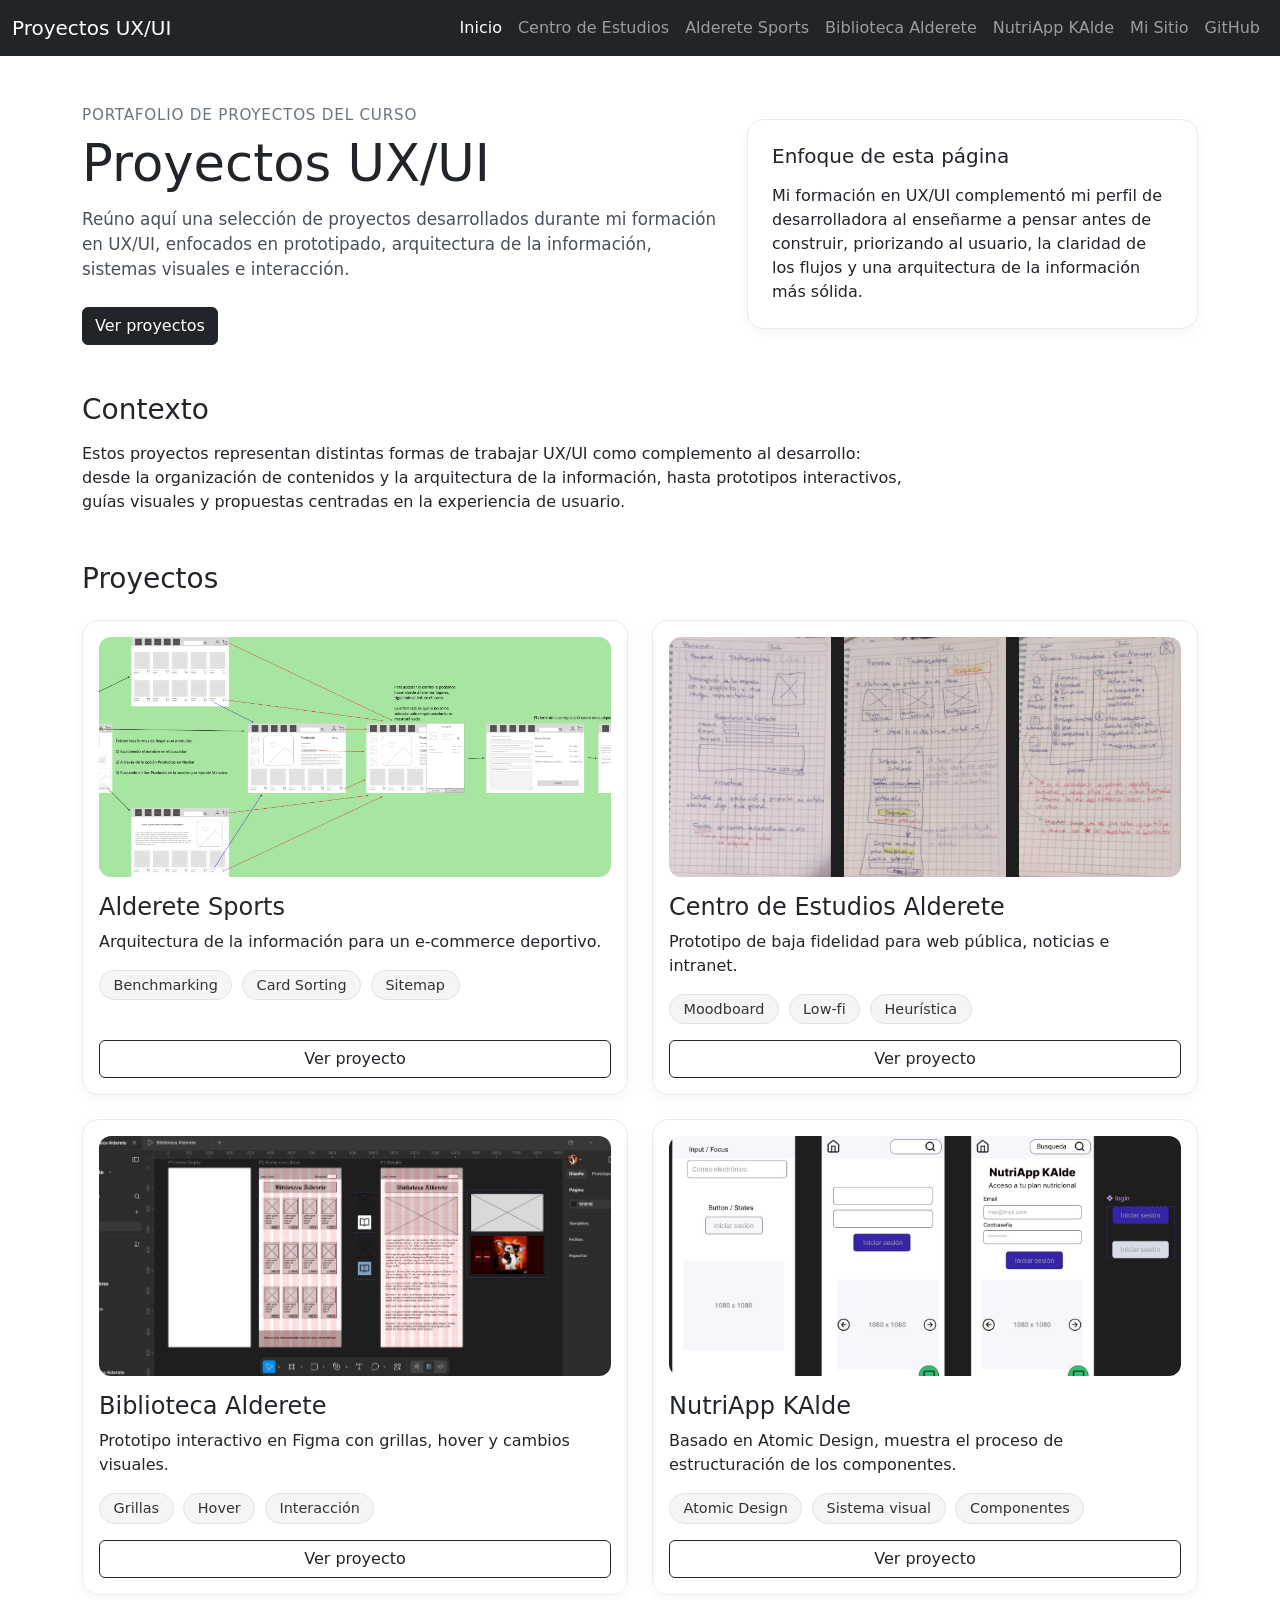
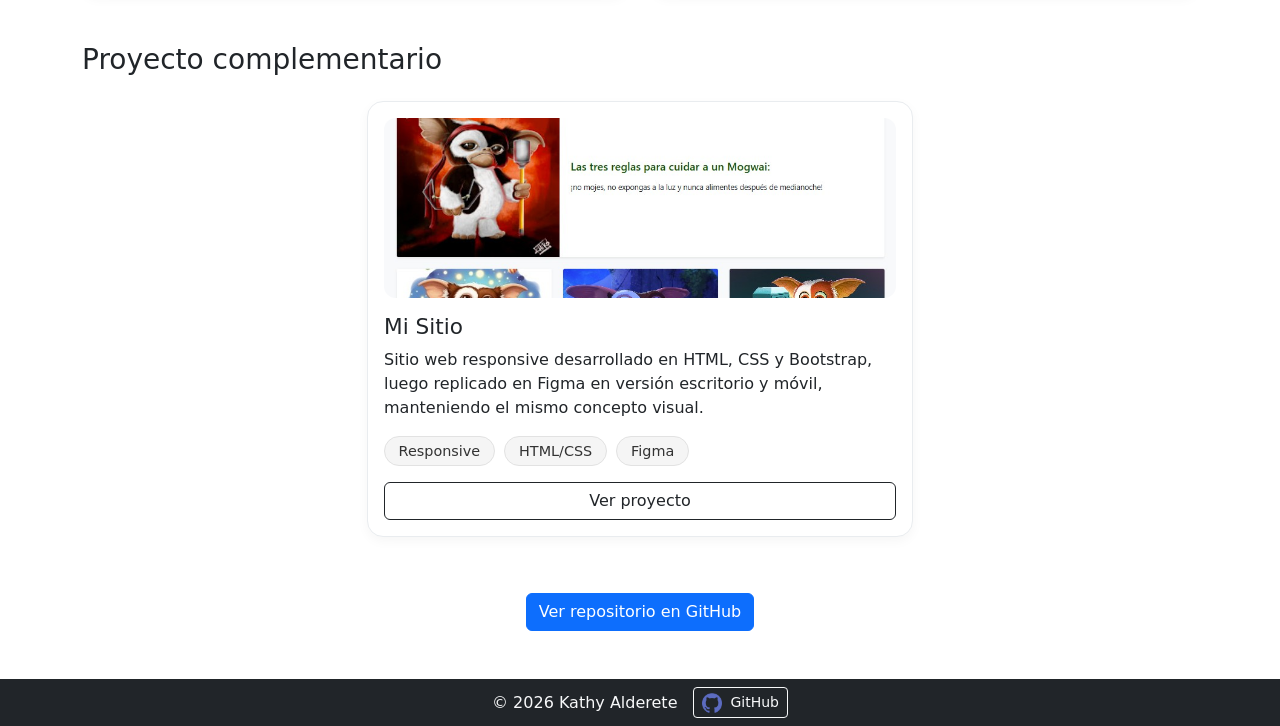
<file: index.html>
<!DOCTYPE html>
<html lang="es">

<head>
    <meta charset="UTF-8">
    <meta name="viewport" content="width=device-width, initial-scale=1.0">
    <title>Proyectos UX/UI</title>
    <link href="https://cdn.jsdelivr.net/npm/bootstrap@5.0.2/dist/css/bootstrap.min.css" rel="stylesheet"
        integrity="sha384-EVSTQN3/azprG1Anm3QDgpJLIm9Nao0Yz1ztcQTwFspd3yD65VohhpuuCOmLASjC" crossorigin="anonymous">
    <link rel="preconnect" href="https://i.ytimg.com">
    <link rel="preconnect" href="https://www.youtube.com">
    <link rel="stylesheet" href="./assets/css/style.css">
</head>

<body>
    <!-- Navbar -->
    <nav class="navbar navbar-expand-lg navbar-dark bg-dark fixed-top">
        <div class="container-fluid">
            <!-- Izquierda -->
            <a class="navbar-brand" href="#">Proyectos UX/UI</a>
            <!-- Botón hamburguesa alineado a la derecha -->
            <button class="navbar-toggler" type="button" data-bs-toggle="collapse" data-bs-target="#navbarNav"
                aria-controls="navbarNav" aria-expanded="false" aria-label="Toggle navigation">
                <span class="navbar-toggler-icon"></span>
            </button>
            <!-- Menú alineado a la derecha al expandir -->
            <div class="collapse navbar-collapse" id="navbarNav">
                <ul class="navbar-nav ms-auto mb-2 mb-lg-0">
                    <li class="nav-item">
                        <a class="nav-link active" aria-current="#bienvenido" href="./index.html">Inicio</a>
                    </li>
                    <li class="nav-item">
                        <a class="nav-link" href="./pages/centro_de_estudios_alderete.html">Centro de Estudios</a>
                    </li>
                    <li class="nav-item">
                        <a class="nav-link" href="./pages/alderete_sports.html">Alderete Sports</a>
                    </li>
                    <li class="nav-item">
                        <a class="nav-link" href="./pages/biblioteca_alderete.html">Biblioteca Alderete</a>
                    </li>
                    <li class="nav-item">
                        <a class="nav-link" href="./pages/nutriapp_kalde.html">NutriApp KAlde</a>
                    </li>
                    <li class="nav-item">
                        <a class="nav-link" href="./pages/mi_sitio.html">Mi Sitio</a>
                    </li>
                    <li class="nav-item">
                        <!-- target="_blank" rel="noopener noreferrer" se uso para generar una página nueva con el enlace -->
                        <a class="nav-link" href="https://github.com/KathyAlde21" target="_blank"
                            rel="noopener noreferrer">GitHub</a>
                    </li>
                </ul>
            </div>
        </div>
    </nav>
    <div style="height: 56px;"></div> <!-- Espacio para navbar fija -->

    <!-- Estructura -->
    <main class="home-page">
        <!-- primer bloque => presentacion del proyecto -->
        <section class="home-hero container py-5">
            <div class="row align-items-center g-4">
                <div class="col-12 col-lg-7">
                    <p class="home-kicker mb-2">Portafolio de proyectos del curso</p>
                    <h1 class="home-title mb-3">Proyectos UX/UI</h1>
                    <p class="home-lead mb-4">
                        Reúno aquí una selección de proyectos desarrollados durante mi formación en UX/UI,
                        enfocados en prototipado, arquitectura de la información, sistemas visuales e interacción.
                    </p>
                    <a class="btn btn-dark" href="#proyectos">Ver proyectos</a>
                </div>
                <div class="col-12 col-lg-5">
                    <div class="home-box">
                        <h2 class="h5 mb-3">Enfoque de esta página</h2>
                        <p class="mb-0">
                            Mi formación en UX/UI complementó mi perfil de desarrolladora al enseñarme
                            a pensar antes de construir, priorizando al usuario, la claridad de los flujos
                            y una arquitectura de la información más sólida.
                        </p>
                    </div>
                </div>
            </div>
        </section>

        <!-- segundo bloque => contexto -->
        <section class="home-context container pb-5">
            <div class="row">
                <div class="col-12 col-lg-9">
                    <h2 class="home-section-title mb-3">Contexto</h2>
                    <p class="mb-0">
                        Estos proyectos representan distintas formas de trabajar UX/UI como complemento al
                        desarrollo:
                        desde la organización de contenidos y la arquitectura de la información, hasta prototipos
                        interactivos, guías visuales y propuestas centradas en la experiencia de usuario.
                    </p>
                </div>
            </div>
        </section>

        <!-- tercer bloque => proyectos -->
        <section id="proyectos" class="home-projects container pb-5">
            <h2 class="home-section-title mb-4">Proyectos</h2>
            <div class="row g-4">
                <!-- Alderete Sports -->
                <div class="col-12 col-md-6">
                    <article class="home-card h-100">
                        <img src="./assets/img/alderete_sports/prototipo_alderete_sports.png" class="home-card-image"
                            alt="Vista general del proyecto Alderete Sports">
                        <h3 class="h4 mb-2">Alderete Sports</h3>
                        <p class="mb-3">
                            Arquitectura de la información para un e-commerce deportivo.
                        </p>
                        <div class="home-tags mb-3">
                            <span class="home-tag">Benchmarking</span>
                            <span class="home-tag">Card Sorting</span>
                            <span class="home-tag">Sitemap</span>
                        </div>
                        <a class="btn btn-outline-dark" href="./pages/alderete_sports.html">Ver proyecto</a>
                    </article>
                </div>

                <!-- Centro de Estudios Alderete -->
                <div class="col-12 col-md-6">
                    <article class="home-card h-100">
                        <img src="./assets/img/centro_estudios_alderete/web_alderete.png" class="home-card-image"
                            alt="Vista general del proyecto Centro de Estudios Alderete">
                        <h3 class="h4 mb-2">Centro de Estudios Alderete</h3>
                        <p class="mb-3">
                            Prototipo de baja fidelidad para web pública, noticias e intranet.
                        </p>
                        <div class="home-tags mb-3">
                            <span class="home-tag">Moodboard</span>
                            <span class="home-tag">Low-fi</span>
                            <span class="home-tag">Heurística</span>
                        </div>
                        <a class="btn btn-outline-dark" href="./pages/centro_de_estudios_alderete.html">Ver
                            proyecto</a>
                    </article>
                </div>

                <!-- Biblioteca Alderete -->
                <div class="col-12 col-md-6">
                    <article class="home-card h-100">
                        <img src="./assets/img/biblioteca_alderete/vista_general.jpg" class="home-card-image"
                            alt="Vista general del proyecto Biblioteca Alderete">
                        <h3 class="h4 mb-2">Biblioteca Alderete</h3>
                        <p class="mb-3">
                            Prototipo interactivo en Figma con grillas, hover y cambios visuales.
                        </p>
                        <div class="home-tags mb-3">
                            <span class="home-tag">Grillas</span>
                            <span class="home-tag">Hover</span>
                            <span class="home-tag">Interacción</span>
                        </div>
                        <a class="btn btn-outline-dark" href="./pages/biblioteca_alderete.html">Ver proyecto</a>
                    </article>
                </div>

                <!-- NutriApp KAlde -->
                <div class="col-12 col-md-6">
                    <article class="home-card h-100">
                        <img src="./assets/img/nutriapp_kalde/prototipo_atomic_design.jpg" class="home-card-image"
                            alt="Vista general del proyecto NutriApp KAlde">
                        <h3 class="h4 mb-2">NutriApp KAlde</h3>
                        <p class="mb-3">
                            Basado en Atomic Design, muestra el proceso de estructuración de los componentes.
                        </p>
                        <div class="home-tags mb-3">
                            <span class="home-tag">Atomic Design</span>
                            <span class="home-tag">Sistema visual</span>
                            <span class="home-tag">Componentes</span>
                        </div>
                        <a class="btn btn-outline-dark" href="./pages/nutriapp_kalde.html">Ver proyecto</a>
                    </article>
                </div>
            </div>
            <!-- fin proyectos -->
        </section>
        <!-- proyecto mi sitio -->
        <section class="home-extra-project container pb-5">
            <h2 class="home-section-title mb-4">Proyecto complementario</h2>
            <div class="row justify-content-center">
                <div class="col-12 col-lg-6">
                    <article class="home-card home-card-compact h-100">
                        <img src="./assets/img/mi_sitio/vista_del_sitio.jpg"
                            class="home-card-image home-card-image-compact" alt="Vista general del proyecto Mi Sitio">
                        <h3 class="h5 mb-2">Mi Sitio</h3>
                        <p class="mb-3">
                            Sitio web responsive desarrollado en HTML, CSS y Bootstrap, luego replicado en Figma
                            en versión escritorio y móvil, manteniendo el mismo concepto visual.
                        </p>
                        <div class="home-tags mb-3">
                            <span class="home-tag">Responsive</span>
                            <span class="home-tag">HTML/CSS</span>
                            <span class="home-tag">Figma</span>
                        </div>
                        <a class="btn btn-outline-dark" href="./pages/mi_sitio.html">Ver proyecto</a>
                    </article>
                </div>
            </div>
        </section>
        <!-- link al repositorio en GitHub -->
        <section class="home-repo container pb-5">
            <div class="row justify-content-center">
                <div class="col-12 col-md-6 d-flex justify-content-center">
                    <a class="btn btn-primary" href="https://github.com/KathyAlde21/proyectos_uxui" target="_blank"
                        rel="noopener noreferrer">
                        Ver repositorio en GitHub
                    </a>
                </div>
            </div>
        </section>
    </main>

    <!-- Footer -->
    <footer class="bg-dark text-light mt-auto">
        <div class="container py-2">
            <div class="d-flex justify-content-center align-items-center gap-3 flex-wrap">
                <p class="mb-0">&copy; 2026 Kathy Alderete</p>
                <a class="btn btn-outline-light btn-sm d-flex align-items-center gap-2"
                    href="https://github.com/KathyAlde21" target="_blank" rel="noopener">
                    <img src="../assets/img/github.png" alt="GitHub Logo" width="20" height="20" class="icon-github"
                        loading="lazy">
                    <span>GitHub</span>
                </a>
            </div>
        </div>
    </footer>

    <!-- Bootstrap JS y dependencias -->
    <script src="https://cdn.jsdelivr.net/npm/@popperjs/core@2.9.2/dist/umd/popper.min.js"
        integrity="sha384-IQsoLXl5PILFhosVNubq5LC7Qb9DXgDA9i+tQ8Zj3iwWAwPtgFTxbJ8NT4GN1R8p"
        crossorigin="anonymous"></script>
    <script src="https://cdn.jsdelivr.net/npm/bootstrap@5.0.2/dist/js/bootstrap.min.js"
        integrity="sha384-cVKIPhGWiC2Al4u+LWgxfKTRIcfu0JTxR+EQDz/bgldoEyl4H0zUF0QKbrJ0EcQF"
        crossorigin="anonymous"></script>
    <!-- Script principal -->
    <script defer src="./assets/js/script.js"></script>
</body>

</html>
</file>
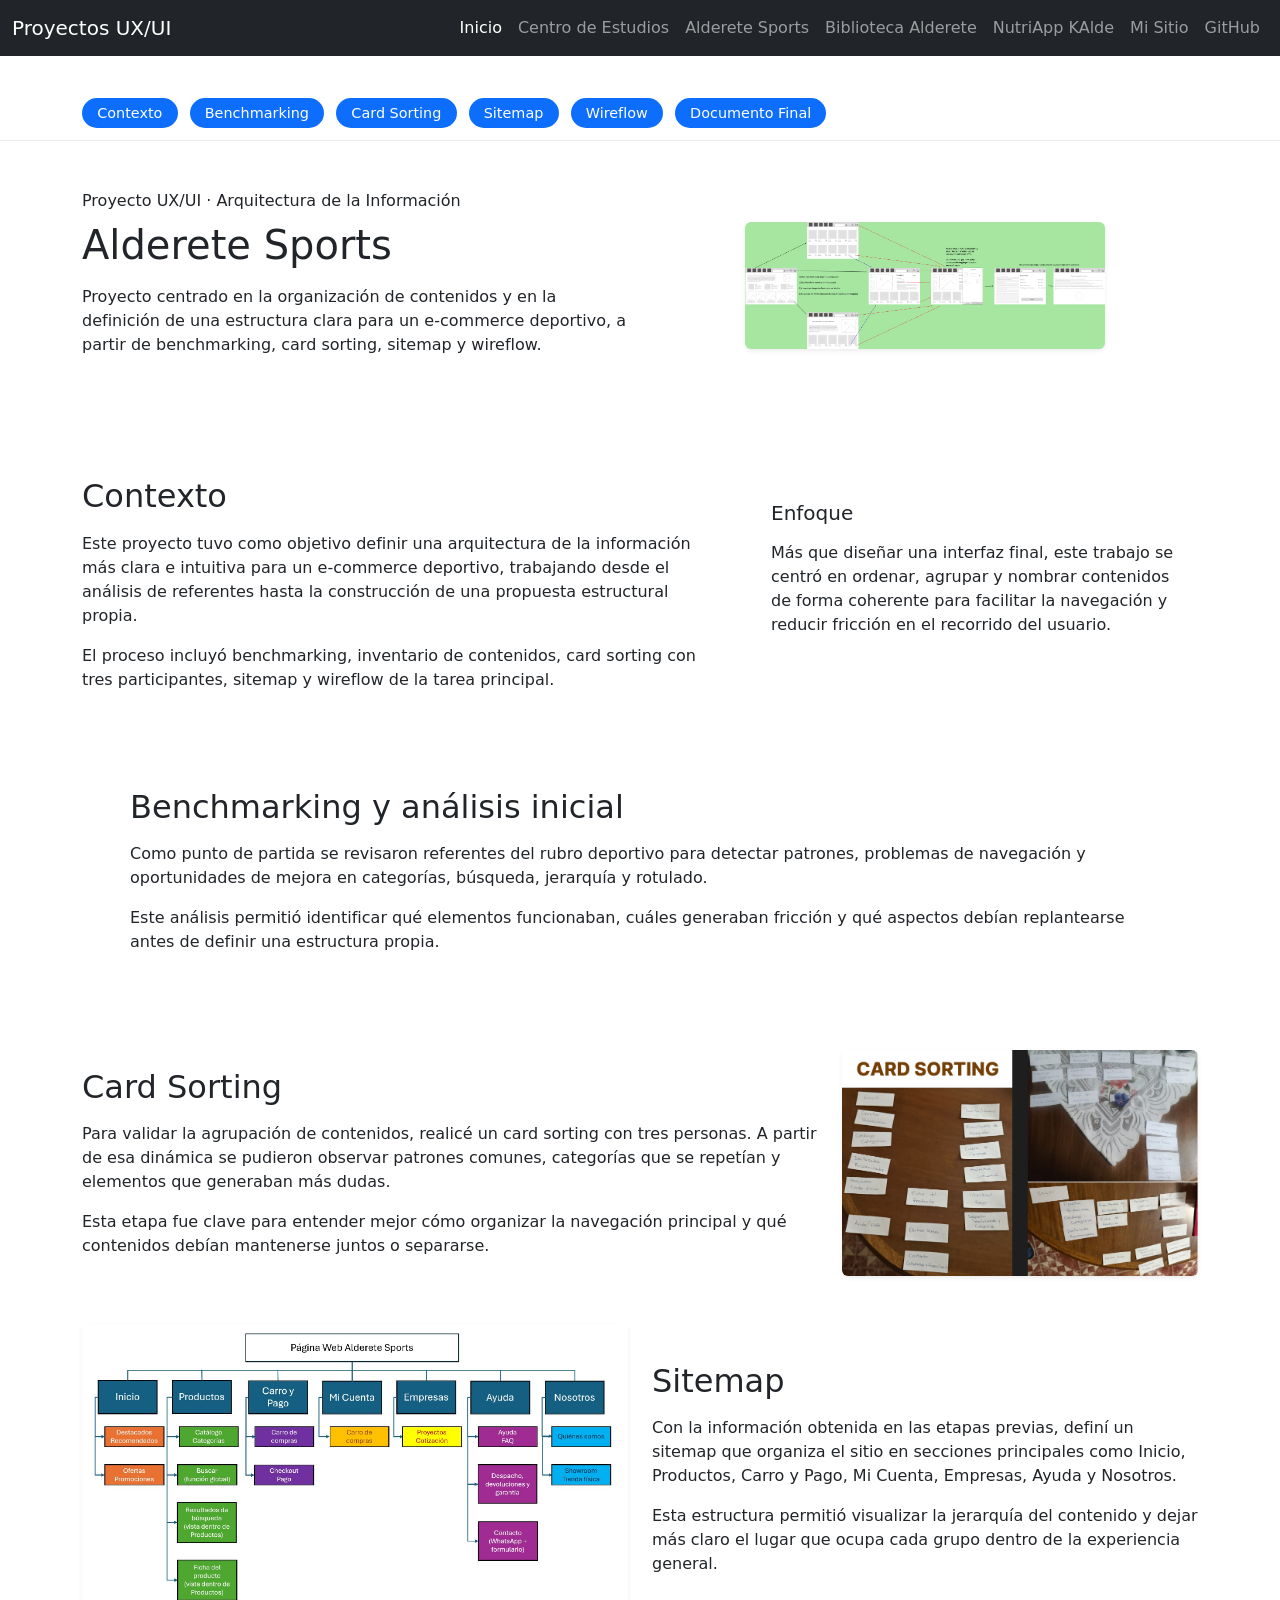
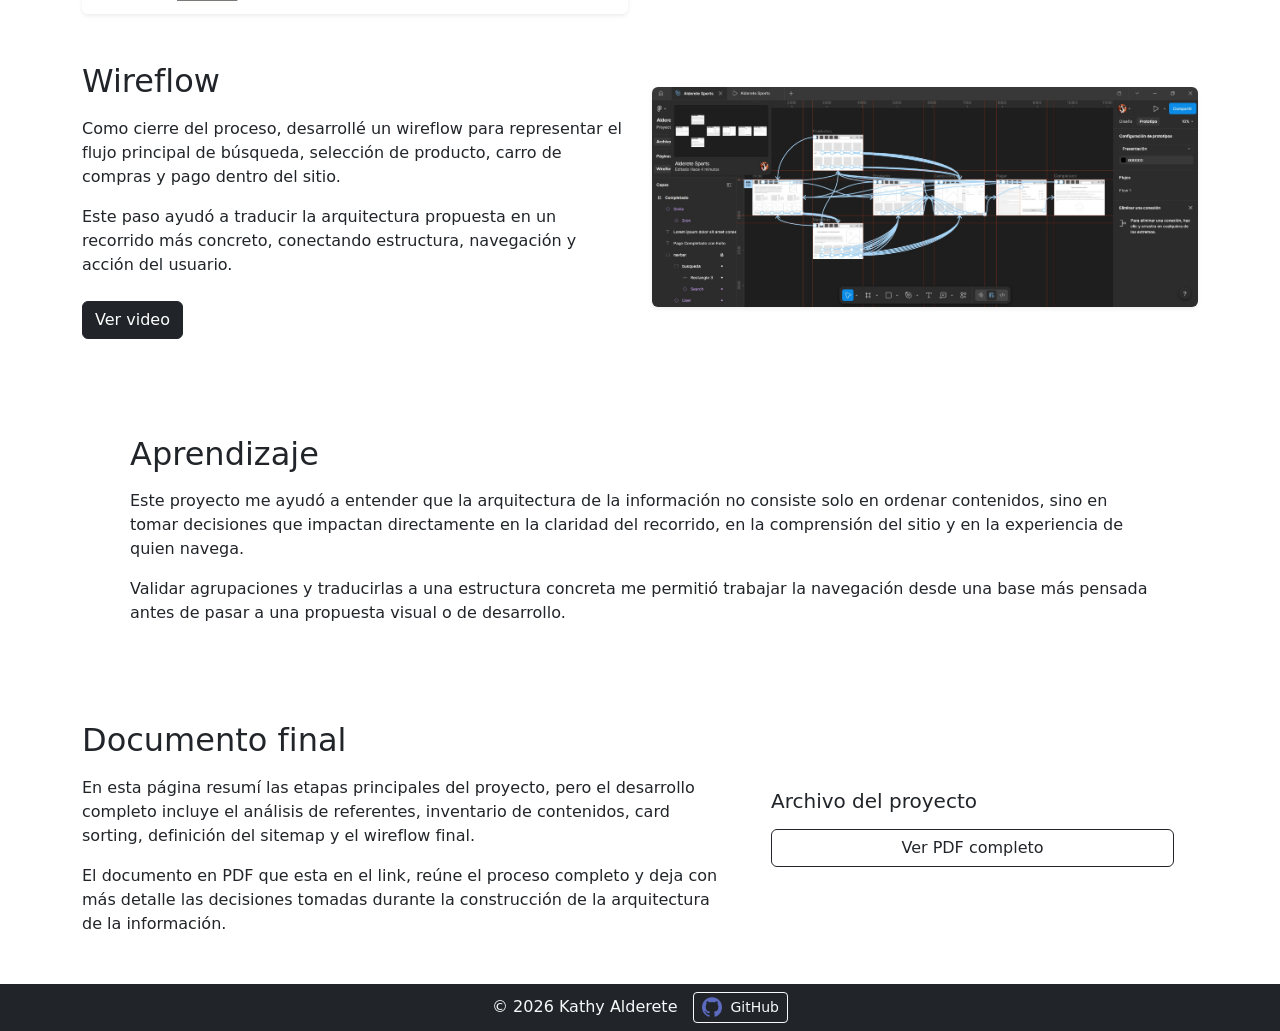
<file: pages/alderete_sports.html>
<!DOCTYPE html>
<html lang="es">

<head>
    <meta charset="UTF-8">
    <meta name="viewport" content="width=device-width, initial-scale=1.0">
    <title>Proyectos UX/UI</title>
    <link href="https://cdn.jsdelivr.net/npm/bootstrap@5.0.2/dist/css/bootstrap.min.css" rel="stylesheet"
        integrity="sha384-EVSTQN3/azprG1Anm3QDgpJLIm9Nao0Yz1ztcQTwFspd3yD65VohhpuuCOmLASjC" crossorigin="anonymous">
    <link rel="preconnect" href="https://i.ytimg.com">
    <link rel="preconnect" href="https://www.youtube.com">
    <link rel="stylesheet" href="../assets/css/style.css">
</head>

<body>
    <!-- Navbar -->
    <nav class="navbar navbar-expand-lg navbar-dark bg-dark fixed-top">
        <div class="container-fluid">
            <!-- Izquierda -->
            <a class="navbar-brand" href="#">Proyectos UX/UI</a>
            <!-- Botón hamburguesa alineado a la derecha -->
            <button class="navbar-toggler" type="button" data-bs-toggle="collapse" data-bs-target="#navbarNav"
                aria-controls="navbarNav" aria-expanded="false" aria-label="Toggle navigation">
                <span class="navbar-toggler-icon"></span>
            </button>
            <!-- Menú alineado a la derecha al expandir -->
            <div class="collapse navbar-collapse" id="navbarNav">
                <ul class="navbar-nav ms-auto mb-2 mb-lg-0">
                    <li class="nav-item">
                        <a class="nav-link active" aria-current="#bienvenido" href="../index.html">Inicio</a>
                    </li>
                    <li class="nav-item">
                        <a class="nav-link" href="./centro_de_estudios_alderete.html">Centro de Estudios</a>
                    </li>
                    <li class="nav-item">
                        <a class="nav-link" href="./alderete_sports.html">Alderete Sports</a>
                    </li>
                    <li class="nav-item">
                        <a class="nav-link" href="./biblioteca_alderete.html">Biblioteca Alderete</a>
                    </li>
                    <li class="nav-item">
                        <a class="nav-link" href="./nutriapp_kalde.html">NutriApp KAlde</a>
                    </li>
                    <li class="nav-item">
                        <a class="nav-link" href="./mi_sitio.html">Mi Sitio</a>
                    </li>
                    <li class="nav-item">
                        <!-- target="_blank" rel="noopener noreferrer" se uso para generar una página nueva con el enlace -->
                        <a class="nav-link" href="https://github.com/KathyAlde21" target="_blank"
                            rel="noopener noreferrer">GitHub</a>
                    </li>
                </ul>
            </div>
        </div>
    </nav>
    <div style="height: 56px;"></div> <!-- Espacio para navbar fija -->

    <!-- derivan a cada segmento, para facilitar al usuario la elección -->
    <section class="project-subnav">
        <div class="container">
            <nav class="project-meta" aria-label="Navegación interna del proyecto">
                <a href="#contexto" class="project-tag">Contexto</a>
                <a href="#benchmarking" class="project-tag">Benchmarking</a>
                <a href="#card-sorting" class="project-tag">Card Sorting</a>
                <a href="#sitemap" class="project-tag">Sitemap</a>
                <a href="#wireflow" class="project-tag">Wireflow</a>
                <a href="#documento-final" class="project-tag">Documento Final</a>
            </nav>
        </div>
    </section>

    <!-- Contenido principal del proyecto -->
    <main class="project-main">
        <!-- primer bloque => descripcin proyecto -->
        <section class="project-hero container py-5">
            <div class="row align-items-center g-4">
                <div class="col-12 col-lg-6">
                    <p class="project-kicker mb-2">Proyecto UX/UI · Arquitectura de la Información</p>
                    <h1 class="project-title mb-3">Alderete Sports</h1>
                    <p class="project-lead mb-4">
                        Proyecto centrado en la organización de contenidos y en la definición
                        de una estructura clara para un e-commerce deportivo, a partir de
                        benchmarking, card sorting, sitemap y wireflow.
                    </p>
                </div>
                <div class="col-12 col-lg-6">
                    <button type="button" class="image-button p-0 border-0 bg-transparent" data-bs-toggle="modal"
                        data-bs-target="#modalSitemapAldereteSports"
                        aria-label="Ampliar sitemap del proyecto Alderete Sports">
                        <img src="../assets/img/alderete_sports/prototipo_alderete_sports.png"
                            class="img-fluid rounded shadow-sm project-image"
                            alt="Sitemap del proyecto Alderete Sports">
                    </button>
                </div>
            </div>
        </section>

        <!-- segundo bloque => contexto -->
        <section id="contexto" class="project-overview container pb-5 pt-5">
            <div class="row g-4">
                <div class="col-12 col-lg-7">
                    <h2 class="section-title mb-3">Contexto</h2>
                    <p>
                        Este proyecto tuvo como objetivo definir una arquitectura de la información
                        más clara e intuitiva para un e-commerce deportivo, trabajando desde el análisis
                        de referentes hasta la construcción de una propuesta estructural propia.
                    </p>
                    <p class="mb-0">
                        El proceso incluyó benchmarking, inventario de contenidos, card sorting con
                        tres participantes, sitemap y wireflow de la tarea principal.
                    </p>
                </div>
                <div class="col-12 col-lg-5">
                    <div class="project-card p-4 h-100">
                        <h3 class="h5 mb-3">Enfoque</h3>
                        <p class="mb-0">
                            Más que diseñar una interfaz final, este trabajo se centró en ordenar,
                            agrupar y nombrar contenidos de forma coherente para facilitar la navegación
                            y reducir fricción en el recorrido del usuario.
                        </p>
                    </div>
                </div>
            </div>
        </section>

        <!-- tercer bloque => benchmarking -->
        <section id="benchmarking" class="project-moodboard container pb-5">
            <div class="project-highlight p-4 p-lg-5">
                <h2 class="section-title mb-3">Benchmarking y análisis inicial</h2>
                <p>
                    Como punto de partida se revisaron referentes del rubro deportivo para detectar
                    patrones, problemas de navegación y oportunidades de mejora en categorías, búsqueda,
                    jerarquía y rotulado.
                </p>
                <p class="mb-0">
                    Este análisis permitió identificar qué elementos funcionaban, cuáles generaban fricción
                    y qué aspectos debían replantearse antes de definir una estructura propia.
                </p>
            </div>
        </section>

        <!-- cuarto bloque => card sorting -->
        <section id="card-sorting" class="project-figma container pb-5">
            <div class="row align-items-center g-4">
                <div class="col-12 col-lg-8 order-2 order-lg-1">
                    <h2 class="section-title mb-3">Card Sorting</h2>
                    <p>
                        Para validar la agrupación de contenidos, realicé un card sorting con tres personas.
                        A partir de esa dinámica se pudieron observar patrones comunes, categorías que se
                        repetían y elementos que generaban más dudas.
                    </p>
                    <p class="mb-0">
                        Esta etapa fue clave para entender mejor cómo organizar la navegación principal y qué
                        contenidos debían mantenerse juntos o separarse.
                    </p>
                </div>

                <div class="col-12 col-lg-4 order-1 order-lg-2">
                    <button type="button" class="image-button p-0 border-0 bg-transparent" data-bs-toggle="modal"
                        data-bs-target="#modalCardSortingAldereteSports"
                        aria-label="Ampliar card sorting del proyecto Alderete Sports">
                        <img src="../assets/img/alderete_sports/card_sorting_alderete_sports.png"
                            class="img-fluid rounded shadow-sm project-image"
                            alt="Card sorting realizado para el proyecto Alderete Sports">
                    </button>
                </div>
            </div>
        </section>

        <!-- quinto bloque => sitemap -->
        <section id="sitemap" class="project-overview container pb-5">
            <div class="row align-items-center g-4">
                <div class="col-12 col-lg-6">
                    <button type="button" class="image-button p-0 border-0 bg-transparent" data-bs-toggle="modal"
                        data-bs-target="#modalSitemapAldereteSportsDos"
                        aria-label="Ampliar sitemap del proyecto Alderete Sports">
                        <img src="../assets/img/alderete_sports/alderete_sports.jpg"
                            class="img-fluid rounded shadow-sm project-image"
                            alt="Mapa de navegación del proyecto Alderete Sports">
                    </button>
                </div>
                <div class="col-12 col-lg-6">
                    <h2 class="section-title mb-3">Sitemap</h2>
                    <p>
                        Con la información obtenida en las etapas previas, definí un sitemap que organiza
                        el sitio en secciones principales como Inicio, Productos, Carro y Pago, Mi Cuenta,
                        Empresas, Ayuda y Nosotros.
                    </p>
                    <p class="mb-0">
                        Esta estructura permitió visualizar la jerarquía del contenido y dejar más claro
                        el lugar que ocupa cada grupo dentro de la experiencia general.
                    </p>
                </div>
            </div>
        </section>

        <!-- sexto bloque => wireflow -->
        <section id="wireflow" class="project-video container pb-5">
            <div class="row align-items-center g-4">
                <div class="col-12 col-lg-6">
                    <h2 class="section-title mb-3">Wireflow</h2>
                    <p>
                        Como cierre del proceso, desarrollé un wireflow para representar el flujo principal
                        de búsqueda, selección de producto, carro de compras y pago dentro del sitio.
                    </p>
                    <p>
                        Este paso ayudó a traducir la arquitectura propuesta en un recorrido más concreto,
                        conectando estructura, navegación y acción del usuario.
                    </p>

                    <a class="btn btn-dark" href="../assets/video/alderete_sports/prototipo_alderete_sports.mp4"
                        target="_blank" rel="noopener noreferrer">Ver video</a>
                </div>
                <div class="col-12 col-lg-6">
                    <div class="video-preview">
                        <button type="button" class="image-button p-0 border-0 bg-transparent" data-bs-toggle="modal"
                            data-bs-target="#modalWireflowAldereteSports"
                            aria-label="Ampliar wireflow del proyecto Alderete Sports">
                            <img src="../assets/img/alderete_sports/figma_alderete_sports.jpg"
                                class="img-fluid rounded shadow-sm"
                                alt="Vista previa del wireflow del proyecto Alderete Sports">
                        </button>
                    </div>
                </div>

            </div>
        </section>

        <!-- séptimo bloque => cierre -->
        <section id="cierre" class="project-learning container pb-5">
            <div class="project-highlight p-4 p-lg-5">
                <h2 class="section-title mb-3">Aprendizaje</h2>
                <p>
                    Este proyecto me ayudó a entender que la arquitectura de la información no consiste solo
                    en ordenar contenidos, sino en tomar decisiones que impactan directamente en la claridad
                    del recorrido, en la comprensión del sitio y en la experiencia de quien navega.
                </p>
                <p class="mb-0">
                    Validar agrupaciones y traducirlas a una estructura concreta me permitió trabajar la
                    navegación desde una base más pensada antes de pasar a una propuesta visual o de desarrollo.
                </p>
            </div>
        </section>

        <!-- octavo bloque => Documento final PDF -->
        <section id="documento-final" class="project-closing container pb-5">
            <div class="row align-items-center g-4">
                <div class="col-12 col-lg-7">
                    <h2 class="section-title mb-3">Documento final</h2>
                    <p>
                        En esta página resumí las etapas principales del proyecto, pero el desarrollo
                        completo incluye el análisis de referentes, inventario de contenidos, card sorting,
                        definición del sitemap y el wireflow final.
                    </p>
                    <p class="mb-0">
                        El documento en PDF que esta en el link, reúne el proceso completo y deja con más detalle las
                        decisiones
                        tomadas durante la construcción de la arquitectura de la información.
                    </p>
                </div>
                <div class="col-12 col-lg-5">
                    <div class="project-card p-4 h-100 d-flex flex-column justify-content-center">
                        <h3 class="h5 mb-3">Archivo del proyecto</h3>
                        <a class="btn btn-outline-dark"
                            href="../assets/docs/alderete_sports/m4_arquitectura_de_la_informacion.pdf" target="_blank"
                            rel="noopener noreferrer">
                            Ver PDF completo
                        </a>
                    </div>
                </div>
            </div>
        </section>

        <!-- INICIO MODALES IMAGENES => para ampliar las imágenes sin salir de la web -->
        <section>
            <!-- Modal Mapa del Sitio diseño Figma -->
            <div class="modal fade" id="modalSitemapAldereteSports" tabindex="-1"
                aria-labelledby="modalSitemapAldereteSportsLabel" aria-hidden="true">
                <div class="modal-dialog modal-lg modal-dialog-centered">
                    <div class="modal-content">
                        <div class="modal-header">
                            <h5 class="modal-title" id="modalSitemapAldereteSportsLabel">Sitemap del proyecto Alderete
                                Sports</h5>
                            <button type="button" class="btn-close" data-bs-dismiss="modal"
                                aria-label="Cerrar"></button>
                        </div>
                        <div class="modal-body">
                            <img src="../assets/img/alderete_sports/prototipo_alderete_sports.png" class="img-fluid"
                                alt="Sitemap del proyecto Alderete Sports">
                        </div>
                    </div>
                </div>
            </div>
            <!-- Modal Card Sorting -->
            <div class="modal fade" id="modalCardSortingAldereteSports" tabindex="-1"
                aria-labelledby="modalCardSortingAldereteSportsLabel" aria-hidden="true">
                <div class="modal-dialog modal-lg modal-dialog-centered">
                    <div class="modal-content">
                        <div class="modal-header">
                            <h5 class="modal-title" id="modalCardSortingAldereteSportsLabel">Card Sorting del proyecto
                                Alderete Sports</h5>
                            <button type="button" class="btn-close" data-bs-dismiss="modal"
                                aria-label="Cerrar"></button>
                        </div>
                        <div class="modal-body
">
                            <img src="../assets/img/alderete_sports/card_sorting_alderete_sports.png" class="img-fluid"
                                alt="Card Sorting del proyecto Alderete Sports">
                        </div>
                    </div>
                </div>
            </div>
            <!-- Modal estructura de navegación -->
            <div class="modal fade" id="modalSitemapAldereteSportsDos" tabindex="-1"
                aria-labelledby="modalSitemapAldereteSportsDosLabel" aria-hidden="true">
                <div class="modal-dialog modal-lg modal-dialog-centered">
                    <div class="modal-content">
                        <div class="modal-header">
                            <h5 class="modal-title" id="modalSitemapAldereteSportsDosLabel">Sitemap del proyecto
                                Alderete Sports</h5>
                            <button type="button" class="btn-close" data-bs-dismiss="modal"
                                aria-label="Cerrar"></button>
                        </div>
                        <div class="modal-body
">
                            <img src="../assets/img/alderete_sports/alderete_sports.jpg" class="img-fluid"
                                alt="Sitemap del proyecto Alderete Sports">
                        </div>
                    </div>
                </div>
            </div>
            <!-- Modal Wireflow -->
            <div class="modal fade" id="modalWireflowAldereteSports" tabindex="-1"
                aria-labelledby="modalWireflowAldereteSportsLabel" aria-hidden="true">
                <div class="modal-dialog modal-lg modal-dialog-centered">
                    <div class="modal-content">
                        <div class="modal-header">
                            <h5 class="modal-title" id="modalWireflowAldereteSportsLabel">Wireflow del proyecto Alderete
                                Sports</h5>
                            <button type="button" class="btn-close" data-bs-dismiss="modal"
                                aria-label="Cerrar"></button>
                        </div>
                        <div class="modal-body">
                            <img src="../assets/img/alderete_sports/figma_alderete_sports.jpg" class="img-fluid"
                                alt="Wireflow del proyecto Alderete Sports">
                        </div>
                    </div>
                </div>
            </div>
        </section>
        <!-- FIN TODOS LOS MODALES DE LAS IMAGENES -->
    </main>

    <!-- Footer -->
    <footer class="bg-dark text-light mt-auto">
        <div class="container py-2">
            <div class="d-flex justify-content-center align-items-center gap-3 flex-wrap">
                <p class="mb-0">&copy; 2026 Kathy Alderete</p>
                <a class="btn btn-outline-light btn-sm d-flex align-items-center gap-2"
                    href="https://github.com/KathyAlde21" target="_blank" rel="noopener">
                    <img src="../assets/img/github.png" alt="GitHub Logo" width="20" height="20" class="icon-github"
                        loading="lazy">
                    <span>GitHub</span>
                </a>
            </div>
        </div>
    </footer>

    <!-- Bootstrap JS y dependencias -->
    <script src="https://cdn.jsdelivr.net/npm/@popperjs/core@2.9.2/dist/umd/popper.min.js"
        integrity="sha384-IQsoLXl5PILFhosVNubq5LC7Qb9DXgDA9i+tQ8Zj3iwWAwPtgFTxbJ8NT4GN1R8p"
        crossorigin="anonymous"></script>
    <script src="https://cdn.jsdelivr.net/npm/bootstrap@5.0.2/dist/js/bootstrap.min.js"
        integrity="sha384-cVKIPhGWiC2Al4u+LWgxfKTRIcfu0JTxR+EQDz/bgldoEyl4H0zUF0QKbrJ0EcQF"
        crossorigin="anonymous"></script>
    <!-- Script principal -->
    <script defer src="../assets/js/script.js"></script>
</body>

</html>
</file>
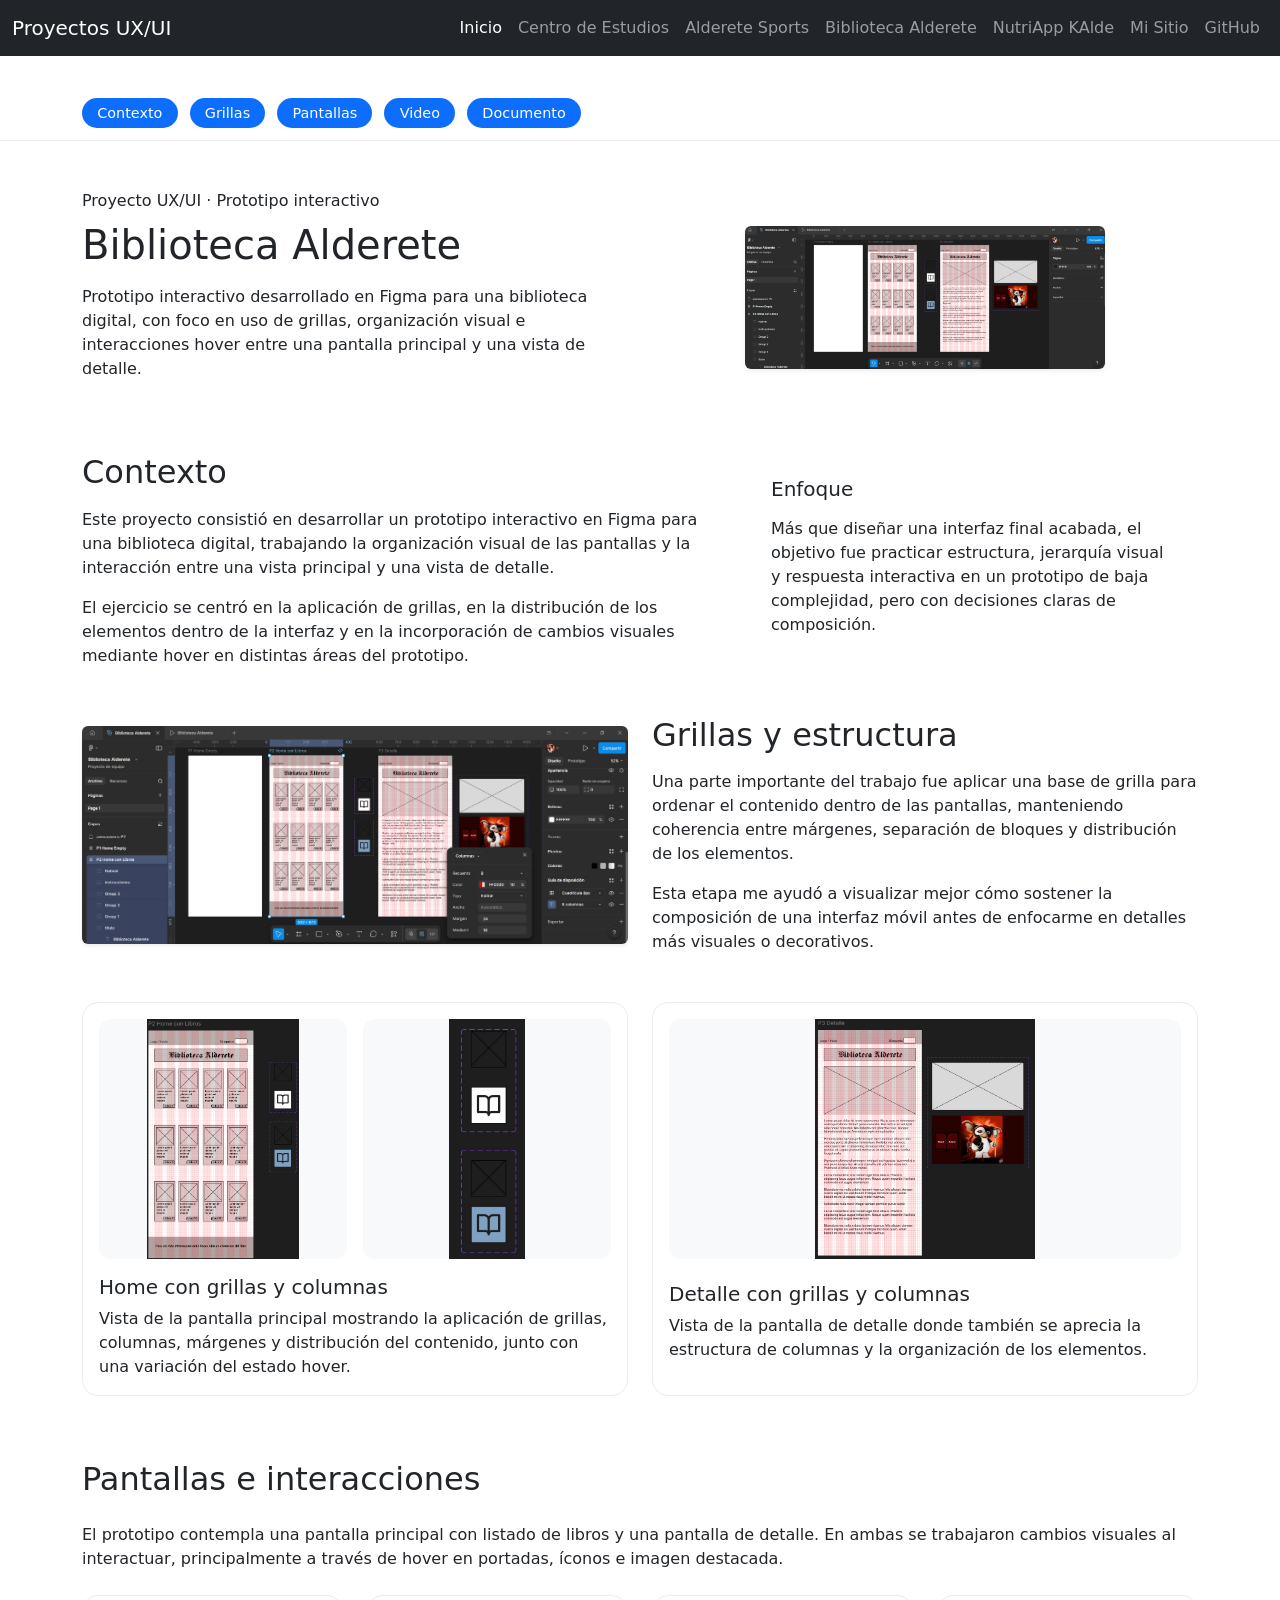
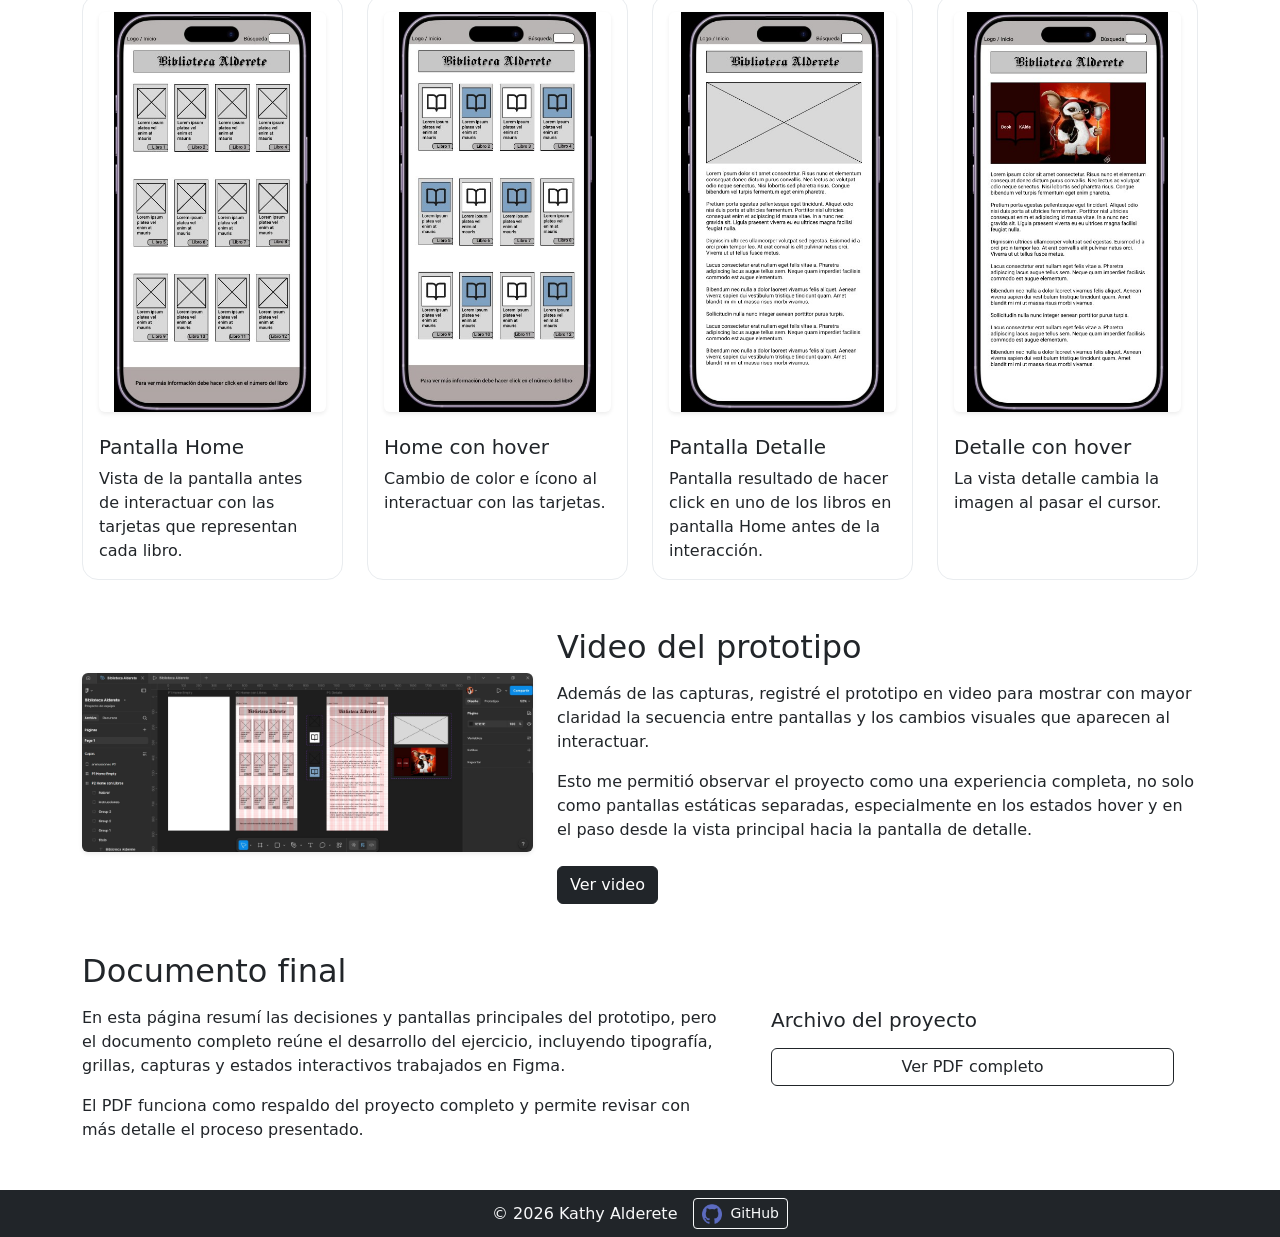
<file: pages/biblioteca_alderete.html>
<!DOCTYPE html>
<html lang="es">

<head>
    <meta charset="UTF-8">
    <meta name="viewport" content="width=device-width, initial-scale=1.0">
    <title>Proyectos UX/UI</title>
    <link href="https://cdn.jsdelivr.net/npm/bootstrap@5.0.2/dist/css/bootstrap.min.css" rel="stylesheet"
        integrity="sha384-EVSTQN3/azprG1Anm3QDgpJLIm9Nao0Yz1ztcQTwFspd3yD65VohhpuuCOmLASjC" crossorigin="anonymous">
    <link rel="preconnect" href="https://i.ytimg.com">
    <link rel="preconnect" href="https://www.youtube.com">
    <link rel="stylesheet" href="../assets/css/style.css">
</head>

<body>
    <!-- Navbar -->
    <nav class="navbar navbar-expand-lg navbar-dark bg-dark fixed-top">
        <div class="container-fluid">
            <!-- Izquierda -->
            <a class="navbar-brand" href="#">Proyectos UX/UI</a>
            <!-- Botón hamburguesa alineado a la derecha -->
            <button class="navbar-toggler" type="button" data-bs-toggle="collapse" data-bs-target="#navbarNav"
                aria-controls="navbarNav" aria-expanded="false" aria-label="Toggle navigation">
                <span class="navbar-toggler-icon"></span>
            </button>
            <!-- Menú alineado a la derecha al expandir -->
            <div class="collapse navbar-collapse" id="navbarNav">
                <ul class="navbar-nav ms-auto mb-2 mb-lg-0">
                    <li class="nav-item">
                        <a class="nav-link active" aria-current="#bienvenido" href="../index.html">Inicio</a>
                    </li>
                    <li class="nav-item">
                        <a class="nav-link" href="./centro_de_estudios_alderete.html">Centro de Estudios</a>
                    </li>
                    <li class="nav-item">
                        <a class="nav-link" href="./alderete_sports.html">Alderete Sports</a>
                    </li>
                    <li class="nav-item">
                        <a class="nav-link" href="./biblioteca_alderete.html">Biblioteca Alderete</a>
                    </li>
                    <li class="nav-item">
                        <a class="nav-link" href="./nutriapp_kalde.html">NutriApp KAlde</a>
                    </li>
                    <li class="nav-item">
                        <a class="nav-link" href="./mi_sitio.html">Mi Sitio</a>
                    </li>
                    <li class="nav-item">
                        <!-- target="_blank" rel="noopener noreferrer" se uso para generar una página nueva con el enlace -->
                        <a class="nav-link" href="https://github.com/KathyAlde21" target="_blank"
                            rel="noopener noreferrer">GitHub</a>
                    </li>
                </ul>
            </div>
        </div>
    </nav>
    <div style="height: 56px;"></div> <!-- Espacio para navbar fija -->

    <!-- derivan a cada segmento, para facilitar al usuario la elección -->
    <section class="project-subnav">
        <div class="container">
            <nav class="project-meta" aria-label="Navegación interna del proyecto">
                <a href="#contexto" class="project-tag">Contexto</a>
                <a href="#grillas" class="project-tag">Grillas</a>
                <a href="#pantallas" class="project-tag">Pantallas</a>
                <a href="#video" class="project-tag">Video</a>
                <a href="#documento" class="project-tag">Documento</a>
            </nav>
        </div>
    </section>

    <main class="project-main">
        <!-- presentacion proyecto -->
        <section class="project-hero container py-5">
            <div class="row align-items-center g-4">
                <div class="col-12 col-lg-6">
                    <p class="project-kicker mb-2">Proyecto UX/UI · Prototipo interactivo</p>
                    <h1 class="project-title mb-3">Biblioteca Alderete</h1>
                    <p class="project-lead mb-4">
                        Prototipo interactivo desarrollado en Figma para una biblioteca digital,
                        con foco en uso de grillas, organización visual e interacciones hover
                        entre una pantalla principal y una vista de detalle.
                    </p>
                </div>

                <div class="col-12 col-lg-6">
                    <button type="button" class="image-button p-0 border-0 bg-transparent" data-bs-toggle="modal"
                        data-bs-target="#modalVideoImagen">
                        <img src="../assets/img/biblioteca_alderete/vista_general.jpg"
                            class="img-fluid rounded shadow-sm project-image"
                            alt="Vista general del prototipo Biblioteca Alderete en Figma">
                    </button>
                </div>
            </div>
        </section>

        <!-- primer bloque => contexto del proyecto -->
        <section id="contexto" class="project-overview container pb-5">
            <div class="row g-4">
                <div class="col-12 col-lg-7">
                    <h2 class="section-title mb-3">Contexto</h2>
                    <p>
                        Este proyecto consistió en desarrollar un prototipo interactivo en Figma para una
                        biblioteca digital, trabajando la organización visual de las pantallas y la interacción
                        entre una vista principal y una vista de detalle.
                    </p>
                    <p class="mb-0">
                        El ejercicio se centró en la aplicación de grillas, en la distribución de los elementos
                        dentro de la interfaz y en la incorporación de cambios visuales mediante hover en distintas
                        áreas del
                        prototipo.
                    </p>
                </div>

                <div class="col-12 col-lg-5">
                    <div class="project-card p-4 h-100">
                        <h3 class="h5 mb-3">Enfoque</h3>
                        <p class="mb-0">
                            Más que diseñar una interfaz final acabada, el objetivo fue practicar estructura,
                            jerarquía visual y respuesta interactiva en un prototipo de baja complejidad,
                            pero con decisiones claras de composición.
                        </p>
                    </div>
                </div>
            </div>
        </section>

        <!-- segundo bloque => GRILLAS Y COLUMNAS -->
        <!-- contexto uso de grillas dentro del prototipo figma -->
        <section id="grillas" class="project-moodboard container pb-5">
            <div class="row align-items-center g-4">
                <div class="col-12 col-lg-6">
                    <button type="button" class="image-button p-0 border-0 bg-transparent" data-bs-toggle="modal"
                        data-bs-target="#modalGrillas">
                        <img src="../assets/img/biblioteca_alderete/vista_general_grillas_columnas.jpg"
                            class="img-fluid rounded shadow-sm project-image"
                            alt="Vista general con grillas y columnas del prototipo Biblioteca Alderete">
                    </button>
                </div>
                <div class="col-12 col-lg-6">
                    <h2 class="section-title mb-3">Grillas y estructura</h2>
                    <p>
                        Una parte importante del trabajo fue aplicar una base de grilla para ordenar el contenido
                        dentro de las pantallas, manteniendo coherencia entre márgenes, separación de bloques
                        y distribución de los elementos.
                    </p>
                    <p class="mb-0">
                        Esta etapa me ayudó a visualizar mejor cómo sostener la composición de una interfaz móvil
                        antes de enfocarme en detalles más visuales o decorativos.
                    </p>
                </div>
            </div>
        </section>
        <!-- Bloque imagenes vista general y grillas/columnas -->
        <section class="project-gallery container pb-5">
            <div class="row g-4">
                <div class="col-12 col-lg-6">
                    <article class="gallery-card h-100">
                        <div class="double-image-row ">
                            <button type="button" class="image-button p-0 border-0 bg-transparent half-preview"
                                data-bs-toggle="modal" data-bs-target="#modalHomeGrillaColumna">
                                <img class="img-grillas-columnas"
                                    src="../assets/img/biblioteca_alderete/pantalla_2_home_libros_1.jpg"
                                    alt="Pantalla home con grillas y columnas en Biblioteca Alderete">
                            </button>
                            <button type="button" class="image-button p-0 border-0 bg-transparent half-preview"
                                data-bs-toggle="modal" data-bs-target="#modalHomeGrillaColumnaH">
                                <img class="img-grillas-columnas"
                                    src="../assets/img/biblioteca_alderete/pantalla_2_home_libros_2.jpg"
                                    alt="Pantalla libro ambos colores en evento hover Biblioteca Alderete">
                            </button>
                        </div>
                        <h3 class="h5 mt-3">Home con grillas y columnas</h3>
                        <p>
                            Vista de la pantalla principal mostrando la aplicación de grillas,
                            columnas, márgenes y distribución del contenido, junto con una variación
                            del estado hover.
                        </p>
                    </article>
                </div>
                <div class="col-12 col-lg-6">
                    <article class="gallery-card h-100">
                        <button type="button" class="image-button p-0 border-0 bg-transparent" data-bs-toggle="modal"
                            data-bs-target="#modalDetalleGrillaColumna">
                            <img class="img-grillas-columnas"
                                src="../assets/img/biblioteca_alderete/pantalla_3_detalle.jpg"
                                alt="Pantalla de detalle con grillas y columnas en Biblioteca Alderete">
                        </button>
                        <h3 class="h5 mt-3">Detalle con grillas y columnas</h3>
                        <p>
                            Vista de la pantalla de detalle donde también se aprecia
                            la estructura de columnas y la organización de los elementos.
                        </p>
                    </article>
                </div>
            </div>
        </section>

        <!-- tercer bloque => PROTOTIPO FIGMA -->
        <!-- contexto pantallas -->
        <section id="pantallas" class="project-gallery container pt-3 pb-5">
            <h2 class="section-title mb-4">Pantallas e interacciones</h2>
            <p class="mb-4">
                El prototipo contempla una pantalla principal con listado de libros y una pantalla de detalle.
                En ambas se trabajaron cambios visuales al interactuar, principalmente a través de hover en
                portadas, íconos e imagen destacada.
            </p>
            <div class="row g-4">
                <!-- INICIO PANTALLA HOME -->
                <!-- 1. pantalla home libros -->
                <div class="col-12 col-md-6 col-xl-3">
                    <article class="gallery-card">
                        <button type="button" class="image-button p-0 border-0 bg-transparent" data-bs-toggle="modal"
                            data-bs-target="#modalHome">
                            <img src="../assets/img/biblioteca_alderete/prototipo_p2-1.jpg"
                                class="img-pantallas img-fluid rounded shadow-sm project-image"
                                alt="Pantalla home en Biblioteca Alderete">
                        </button>
                        <h3 class="h5 mt-3">Pantalla Home</h3>
                        <p>Vista de la pantalla antes de interactuar con las tarjetas que representan cada libro.</p>
                    </article>
                </div>
                <!-- 2.pantalla home libros con hover -->
                <div class="col-12 col-md-6 col-xl-3">
                    <article class="gallery-card">
                        <button type="button" class="image-button p-0 border-0 bg-transparent" data-bs-toggle="modal"
                            data-bs-target="#modalHomeHover">
                            <img src="../assets/img/biblioteca_alderete/prototipo_p2-2.jpg"
                                class="img-pantallas img-fluid rounded shadow-sm project-image"
                                alt="Pantalla home con efecto hover en Biblioteca Alderete">
                        </button>
                        <h3 class="h5 mt-3">Home con hover</h3>
                        <p>Cambio de color e ícono al interactuar con las tarjetas.</p>
                    </article>
                </div>
                <!-- INICIO PANTALLA DETALLE -->
                <!-- 3.pantalla detalle libros -->
                <div class="col-12 col-md-6 col-xl-3">
                    <article class="gallery-card">
                        <button type="button" class="image-button p-0 border-0 bg-transparent" data-bs-toggle="modal"
                            data-bs-target="#modalDetalle">
                            <img src="../assets/img/biblioteca_alderete/prototipo_p3-1.jpg"
                                class="img-pantallas img-fluid rounded shadow-sm project-image"
                                alt="Pantalla detalle en Biblioteca Alderete">
                        </button>
                        <h3 class="h5 mt-3">Pantalla Detalle</h3>
                        <p>Pantalla resultado de hacer click en uno de los libros en pantalla Home antes de la
                            interacción.
                        </p>
                    </article>
                </div>
                <!-- 4. pantalla home libros con hover -->
                <div class="col-12 col-md-6 col-xl-3">
                    <article class="gallery-card">
                        <button type="button" class="image-button p-0 border-0 bg-transparent" data-bs-toggle="modal"
                            data-bs-target="#modalDetalleHover">
                            <img src="../assets/img/biblioteca_alderete/prototipo_p3-2.jpg"
                                class="img-pantallas img-fluid rounded shadow-sm project-image"
                                alt="Pantalla de detalle con cambio visual en Biblioteca Alderete">
                        </button>
                        <h3 class="h5 mt-3">Detalle con hover</h3>
                        <p>La vista detalle cambia la imagen al pasar el cursor.</p>
                    </article>
                </div>
            </div>
        </section>

        <!-- cuarto bloque => SECCION VIDEO -->
        <section id="video" class="project-video container pb-5">
            <div class="row align-items-center g-4">
                <div class="col-12 col-lg-5">
                    <article class="video-preview">
                        <button type="button" class="image-button p-0 border-0 bg-transparent" data-bs-toggle="modal"
                            data-bs-target="#modalVideoImagen">
                            <img src="../assets/img/biblioteca_alderete/vista_general.jpg"
                                class="img-fluid rounded shadow-sm"
                                alt="Vista previa del prototipo Biblioteca Alderete">
                        </button>
                    </article>
                </div>
                <div class="col-12 col-lg-7">
                    <h2 class="section-title mb-3">Video del prototipo</h2>
                    <p>
                        Además de las capturas, registré el prototipo en video para mostrar con mayor claridad
                        la secuencia entre pantallas y los cambios visuales que aparecen al interactuar.
                    </p>
                    <p>
                        Esto me permitió observar el proyecto como una experiencia completa, no solo como
                        pantallas estáticas separadas, especialmente en los estados hover y en el paso
                        desde la vista principal hacia la pantalla de detalle.
                    </p>
                    <a class="btn btn-dark" href="../assets/video/biblioteca_alderete/prototipo_animado_biblioteca.mp4"
                        target="_blank" rel="noopener noreferrer">
                        Ver video
                    </a>
                </div>
            </div>
        </section>

        <!-- quinto bloque => DOCUMENTO FINAL -->
        <section id="documento" class="project-closing container pb-5">
            <div class="row align-items-center g-4">
                <div class="col-12 col-lg-7">
                    <h2 class="section-title mb-3">Documento final</h2>
                    <p>
                        En esta página resumí las decisiones y pantallas principales del prototipo,
                        pero el documento completo reúne el desarrollo del ejercicio, incluyendo
                        tipografía, grillas, capturas y estados interactivos trabajados en Figma.
                    </p>
                    <p class="mb-0">
                        El PDF funciona como respaldo del proyecto completo y permite revisar con
                        más detalle el proceso presentado.
                    </p>
                </div>

                <div class="col-12 col-lg-5">
                    <div class="project-card p-4 h-100 d-flex flex-column justify-content-center">
                        <h3 class="h5 mb-3">Archivo del proyecto</h3>
                        <a class="btn btn-outline-dark"
                            href="../assets/docs/biblioteca_alderete/prototipo_interactivo_biblioteca.pdf"
                            target="_blank" rel="noopener noreferrer">
                            Ver PDF completo
                        </a>
                    </div>
                </div>
            </div>
        </section>

        <!-- INICIO MODALES IMAGENES => para ampliar las imágenes sin salir de la web -->
        <section>
            <!-- dos modales grillas y columnas -->
            <div class="modal fade" id="modalGrillas" tabindex="-1" aria-labelledby="modalGrillasLabel"
                aria-hidden="true">
                <div class="modal-dialog modal-lg modal-dialog-centered">
                    <div class="modal-content">
                        <div class="modal-header">
                            <h5 class="modal-title" id="modalGrillasLabel">
                                Base de grillas y columnas para ordenar el contenido dentro de las pantallas
                            </h5>
                            <button type="button" class="btn-close" data-bs-dismiss="modal"
                                aria-label="Cerrar"></button>
                        </div>
                        <div class="modal-body text-center">
                            <img src="../assets/img/biblioteca_alderete/vista_general_grillas_columnas.jpg"
                                class="img-fluid rounded shadow-sm"
                                alt="Vista general con grillas y columnas del prototipo Biblioteca Alderete">
                        </div>
                    </div>
                </div>
            </div>
            <div class="modal fade" id="modalHomeGrillaColumna" tabindex="-1"
                aria-labelledby="modalHomeGrillaColumnaLabel" aria-hidden="true">
                <div class="modal-dialog modal-lg modal-dialog-centered">
                    <div class="modal-content">
                        <div class="modal-header">
                            <h5 class="modal-title" id="modalHomeGrillaColumnaLabel">
                                Pantalla home con grillas y columnas
                            </h5>
                            <button type="button" class="btn-close" data-bs-dismiss="modal"
                                aria-label="Cerrar"></button>
                        </div>
                        <div class="modal-body text-center">
                            <img src="../assets/img/biblioteca_alderete/pantalla_2_home_libros_1.jpg"
                                class="img-fluid rounded shadow-sm"
                                alt="Pantalla home con grillas y columnas en Biblioteca Alderete">
                        </div>
                    </div>
                </div>
            </div>
            <div class="modal fade" id="modalHomeGrillaColumnaH" tabindex="-1"
                aria-labelledby="modalHomeGrillaColumnaHLabel" aria-hidden="true">
                <div class="modal-dialog modal-lg modal-dialog-centered">
                    <div class="modal-content">
                        <div class="modal-header">
                            <h5 class="modal-title" id="modalHomeGrillaColumnaHLabel">
                                Pantalla libros en evento hover con grillas y columnas
                            </h5>
                            <button type="button" class="btn-close" data-bs-dismiss="modal"
                                aria-label="Cerrar"></button>
                        </div>
                        <div class="modal-body text-center">
                            <img src="../assets/img/biblioteca_alderete/pantalla_2_home_libros_2.jpg"
                                class="img-fluid rounded shadow-sm"
                                alt="Pantalla libro ambos colores en evento hover Biblioteca Alderete">
                        </div>
                    </div>
                </div>
            </div>
            <div class="modal fade" id="modalDetalleGrillaColumna" tabindex="-1"
                aria-labelledby="modalDetalleGrillaColumnaLabel" aria-hidden="true">
                <div class="modal-dialog modal-lg modal-dialog-centered">
                    <div class="modal-content">
                        <div class="modal-header">
                            <h5 class="modal-title" id="modalDetalleGrillaColumnaLabel">
                                Vista de pantalla de detalle con columnas y grillas
                            </h5>
                            <button type="button" class="btn-close" data-bs-dismiss="modal"
                                aria-label="Cerrar"></button>
                        </div>
                        <div class="modal-body text-center">
                            <img src="../assets/img/biblioteca_alderete/pantalla_3_detalle.jpg"
                                class="img-fluid rounded shadow-sm"
                                alt="Pantalla de detalle con grillas y columnas en Biblioteca Alderete">
                            </button>
                        </div>
                    </div>
                </div>
            </div>
            <!-- modales pantallas individuales - son 4 -->
            <!-- 1. pantalla home libros -->
            <div class="modal fade" id="modalHome" tabindex="-1" aria-labelledby="modalHomeLabel" aria-hidden="true">
                <div class="modal-dialog modal-lg modal-dialog-centered">
                    <div class="modal-content">
                        <div class="modal-header">
                            <h5 class="modal-title" id="modalHomeLabel">
                                Vista de la pantalla antes de interactuar
                            </h5>
                            <button type="button" class="btn-close" data-bs-dismiss="modal"
                                aria-label="Cerrar"></button>
                        </div>
                        <div class="modal-body text-center">
                            <img src="../assets/img/biblioteca_alderete/prototipo_p2-1.jpg"
                                class="img-pantallas img-fluid rounded shadow-sm project-image"
                                alt="Pantalla home en Biblioteca Alderete">
                        </div>
                    </div>
                </div>
            </div>
            <!-- 2.pantalla home libros con hover -->
            <div class="modal fade" id="modalHomeHover" tabindex="-1" aria-labelledby="modalHomeHoverLabel"
                aria-hidden="true">
                <div class="modal-dialog modal-lg modal-dialog-centered">
                    <div class="modal-content">
                        <div class="modal-header">
                            <h5 class="modal-title" id="modalHomeHoverLabel">
                                Cambio de color e ícono al interactuar
                            </h5>
                            <button type="button" class="btn-close" data-bs-dismiss="modal"
                                aria-label="Cerrar"></button>
                        </div>
                        <div class="modal-body text-center">
                            <img src="../assets/img/biblioteca_alderete/prototipo_p2-2.jpg"
                                class="img-pantallas img-fluid rounded shadow-sm project-image"
                                alt="Pantalla home con efecto hover en Biblioteca Alderete">
                        </div>
                    </div>
                </div>
            </div>
            <!-- 3.pantalla detalle libros -->
            <div class="modal fade" id="modalDetalle" tabindex="-1" aria-labelledby="modalDetalleLabel"
                aria-hidden="true">
                <div class="modal-dialog modal-lg modal-dialog-centered">
                    <div class="modal-content">
                        <div class="modal-header">
                            <h5 class="modal-title" id="modalDetalleLabel">
                                Pantalla resultado de hacer click en uno de los libros
                            </h5>
                            <button type="button" class="btn-close" data-bs-dismiss="modal"
                                aria-label="Cerrar"></button>
                        </div>
                        <div class="modal-body text-center">
                            <img src="../assets/img/biblioteca_alderete/prototipo_p3-1.jpg"
                                class="img-pantallas img-fluid rounded shadow-sm project-image"
                                alt="Pantalla detalle en Biblioteca Alderete">
                        </div>
                    </div>
                </div>
            </div>
            <!-- 4. pantalla home libros con hover -->
            <div class="modal fade" id="modalDetalleHover" tabindex="-1" aria-labelledby="modalDetalleHoverLabel"
                aria-hidden="true">
                <div class="modal-dialog modal-lg modal-dialog-centered">
                    <div class="modal-content">
                        <div class="modal-header">
                            <h5 class="modal-title" id="modalDetalleHoverLabel">
                                Cambia la imagen al pasar el cursor
                            </h5>
                            <button type="button" class="btn-close" data-bs-dismiss="modal"
                                aria-label="Cerrar"></button>
                        </div>
                        <div class="modal-body text-center">
                            <img src="../assets/img/biblioteca_alderete/prototipo_p3-2.jpg"
                                class="img-pantallas img-fluid rounded shadow-sm project-image"
                                alt="Pantalla de detalle con cambio visual en Biblioteca Alderete">
                        </div>
                    </div>
                </div>
            </div>
            <!-- modal imagen junto al video -->
            <div class="modal fade" id="modalVideoImagen" tabindex="-1" aria-labelledby="modalVideoImagenLabel"
                aria-hidden="true">
                <div class="modal-dialog modal-lg modal-dialog-centered">
                    <div class="modal-content">
                        <div class="modal-header">
                            <h5 class="modal-title" id="modalVideoImagenLabel">
                                Vista previa del prototipo
                            </h5>
                            <button type="button" class="btn-close" data-bs-dismiss="modal"
                                aria-label="Cerrar"></button>
                        </div>
                        <div class="modal-body text-center">
                            <img src="../assets/img/biblioteca_alderete/vista_general.jpg"
                                class="img-fluid rounded shadow-sm"
                                alt="Vista previa del prototipo Biblioteca Alderete">
                        </div>
                    </div>
                </div>
            </div>
        </section>
        <!-- FIN TODOS LOS MODALES DE LAS IMAGENES -->
    </main>

    <!-- Footer -->
    <footer class="bg-dark text-light mt-auto">
        <div class="container py-2">
            <div class="d-flex justify-content-center align-items-center gap-3 flex-wrap">
                <p class="mb-0">&copy; 2026 Kathy Alderete</p>
                <a class="btn btn-outline-light btn-sm d-flex align-items-center gap-2"
                    href="https://github.com/KathyAlde21" target="_blank" rel="noopener">
                    <img src="../assets/img/github.png" alt="GitHub Logo" width="20" height="20" class="icon-github"
                        loading="lazy">
                    <span>GitHub</span>
                </a>
            </div>
        </div>
    </footer>

    <!-- Bootstrap JS y dependencias -->
    <script src="https://cdn.jsdelivr.net/npm/@popperjs/core@2.9.2/dist/umd/popper.min.js"
        integrity="sha384-IQsoLXl5PILFhosVNubq5LC7Qb9DXgDA9i+tQ8Zj3iwWAwPtgFTxbJ8NT4GN1R8p"
        crossorigin="anonymous"></script>
    <script src="https://cdn.jsdelivr.net/npm/bootstrap@5.0.2/dist/js/bootstrap.min.js"
        integrity="sha384-cVKIPhGWiC2Al4u+LWgxfKTRIcfu0JTxR+EQDz/bgldoEyl4H0zUF0QKbrJ0EcQF"
        crossorigin="anonymous"></script>
    <!-- Script principal -->
    <script defer src="../assets/js/script.js"></script>
</body>

</html>
</file>
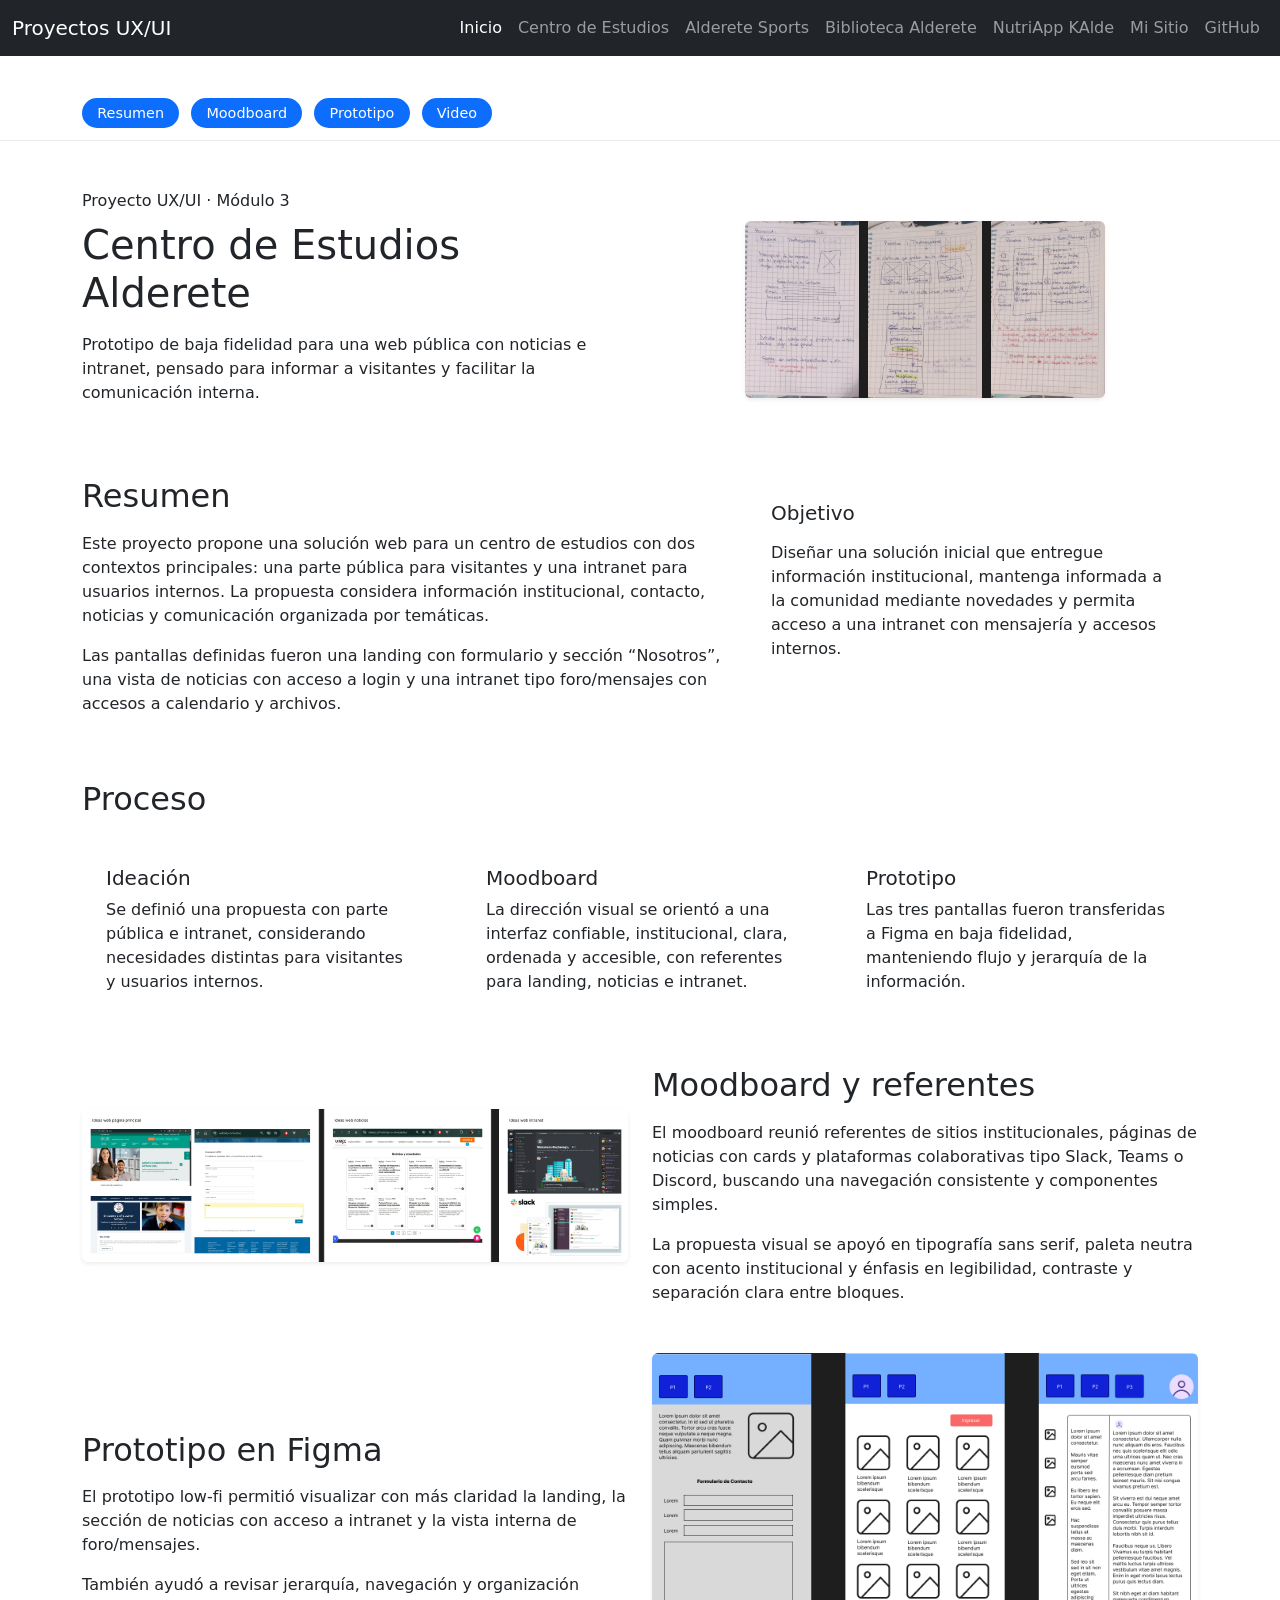
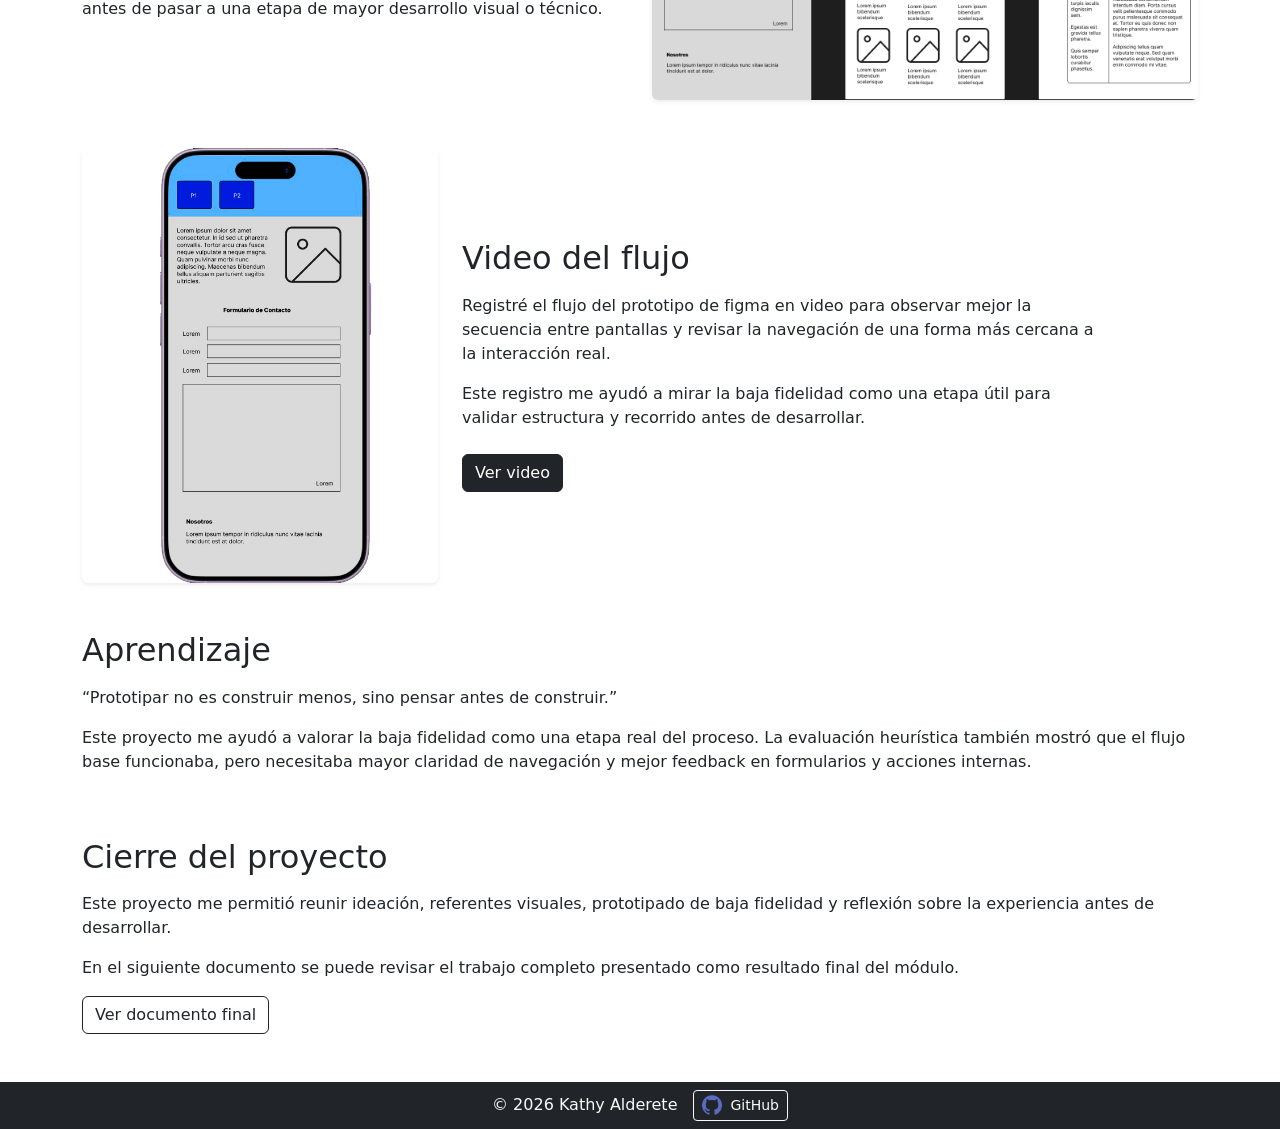
<file: pages/centro_de_estudios_alderete.html>
<!DOCTYPE html>
<html lang="es">

<head>
    <meta charset="UTF-8">
    <meta name="viewport" content="width=device-width, initial-scale=1.0">
    <title>Proyectos UX/UI</title>
    <link href="https://cdn.jsdelivr.net/npm/bootstrap@5.0.2/dist/css/bootstrap.min.css" rel="stylesheet"
        integrity="sha384-EVSTQN3/azprG1Anm3QDgpJLIm9Nao0Yz1ztcQTwFspd3yD65VohhpuuCOmLASjC" crossorigin="anonymous">
    <link rel="preconnect" href="https://i.ytimg.com">
    <link rel="preconnect" href="https://www.youtube.com">
    <link rel="stylesheet" href="../assets/css/style.css">
</head>

<body>
    <!-- Navbar -->
    <nav class="navbar navbar-expand-lg navbar-dark bg-dark fixed-top">
        <div class="container-fluid">
            <!-- Izquierda -->
            <a class="navbar-brand" href="#">Proyectos UX/UI</a>
            <!-- Botón hamburguesa alineado a la derecha -->
            <button class="navbar-toggler" type="button" data-bs-toggle="collapse" data-bs-target="#navbarNav"
                aria-controls="navbarNav" aria-expanded="false" aria-label="Toggle navigation">
                <span class="navbar-toggler-icon"></span>
            </button>
            <!-- Menú alineado a la derecha al expandir -->
            <div class="collapse navbar-collapse" id="navbarNav">
                <ul class="navbar-nav ms-auto mb-2 mb-lg-0">
                    <li class="nav-item">
                        <a class="nav-link active" aria-current="#bienvenido" href="../index.html">Inicio</a>
                    </li>
                    <li class="nav-item">
                        <a class="nav-link" href="./centro_de_estudios_alderete.html">Centro de Estudios</a>
                    </li>
                    <li class="nav-item">
                        <a class="nav-link" href="./alderete_sports.html">Alderete Sports</a>
                    </li>
                    <li class="nav-item">
                        <a class="nav-link" href="./biblioteca_alderete.html">Biblioteca Alderete</a>
                    </li>
                    <li class="nav-item">
                        <a class="nav-link" href="./nutriapp_kalde.html">NutriApp KAlde</a>
                    </li>
                    <li class="nav-item">
                        <a class="nav-link" href="./mi_sitio.html">Mi Sitio</a>
                    </li>
                    <li class="nav-item">
                        <!-- target="_blank" rel="noopener noreferrer" se uso para generar una página nueva con el enlace -->
                        <a class="nav-link" href="https://github.com/KathyAlde21" target="_blank"
                            rel="noopener noreferrer">GitHub</a>
                    </li>
                </ul>
            </div>
        </div>
    </nav>
    <div style="height: 56px;"></div> <!-- Espacio para navbar fija -->

    <!-- derivan a cada segmento, para facilitar al usuario la elección -->
    <section class="project-subnav">
        <div class="container">
            <nav class="project-meta" aria-label="Navegación interna del proyecto">
                <a href="#resumen" class="project-tag">Resumen</a>
                <a href="#moodboard" class="project-tag">Moodboard</a>
                <a href="#figma" class="project-tag">Prototipo</a>
                <a href="#video" class="project-tag">Video</a>
            </nav>
        </div>
    </section>

    <!-- Contenido principal del proyecto -->
    <main class="project-main">
        <!-- primer bloque => indica de que se trata -->
        <section class="project-hero container py-5">
            <div class="row align-items-center g-4">
                <div class="col-12 col-lg-6">
                    <p class="project-kicker mb-2">Proyecto UX/UI · Módulo 3</p>
                    <h1 class="project-title mb-3">Centro de Estudios Alderete</h1>
                    <p class="project-lead mb-4">
                        Prototipo de baja fidelidad para una web pública con noticias e intranet, pensado para informar
                        a visitantes y facilitar la comunicación interna.
                    </p>
                </div>
                <!-- prototipo de baja fidelidad realizado a mano, aumenta de tamaño con modal -->
                <div class="col-12 col-lg-6">
                    <button type="button" class="image-button p-0 border-0 bg-transparent" data-bs-toggle="modal"
                        data-bs-target="#modalWebAlderete">
                        <img src="../assets/img/centro_estudios_alderete/web_alderete.png"
                            class="img-fluid rounded shadow-sm project-image"
                            alt="Vista general del proyecto Centro de Estudios Alderete con sus tres pantallas principales">
                    </button>
                </div>
            </div>
        </section>

        <!-- segundo bloque => muestra resumen del proyecto y el objetivo -->
        <section id="resumen" class="project-overview container pb-5">
            <div class="row g-4">
                <div class="col-12 col-lg-7">
                    <h2 class="section-title mb-3">Resumen</h2>
                    <p>
                        Este proyecto propone una solución web para un centro de estudios con dos contextos principales:
                        una parte pública para visitantes y una intranet para usuarios internos. La propuesta considera
                        información institucional, contacto, noticias y comunicación organizada por temáticas.
                    </p>
                    <p>
                        Las pantallas definidas fueron una landing con formulario y sección “Nosotros”, una vista de
                        noticias
                        con acceso a login y una intranet tipo foro/mensajes con accesos a calendario y archivos.
                    </p>
                </div>
                <div class="col-12 col-lg-5">
                    <div class="project-card p-4 h-100">
                        <h3 class="h5 mb-3">Objetivo</h3>
                        <p class="mb-0">
                            Diseñar una solución inicial que entregue información institucional, mantenga informada a la
                            comunidad mediante novedades y permita acceso a una intranet con mensajería y accesos
                            internos.
                        </p>
                    </div>
                </div>
            </div>
        </section>

        <!-- tercer bloque => indica los tres pasos para llegar al prototipado -->
        <section class="project-process container pb-5">
            <h2 class="section-title mb-4">Proceso</h2>
            <div class="row g-4">
                <div class="col-12 col-md-6 col-lg-4">
                    <div class="project-card h-100 p-4">
                        <h3 class="h5">Ideación</h3>
                        <p class="mb-0">
                            Se definió una propuesta con parte pública e intranet, considerando necesidades distintas
                            para
                            visitantes y usuarios internos.
                        </p>
                    </div>
                </div>
                <div class="col-12 col-md-6 col-lg-4">
                    <div class="project-card h-100 p-4">
                        <h3 class="h5">Moodboard</h3>
                        <p class="mb-0">
                            La dirección visual se orientó a una interfaz confiable, institucional, clara, ordenada y
                            accesible,
                            con referentes para landing, noticias e intranet.
                        </p>
                    </div>
                </div>
                <div class="col-12 col-md-6 col-lg-4">
                    <div class="project-card h-100 p-4">
                        <h3 class="h5">Prototipo</h3>
                        <p class="mb-0">
                            Las tres pantallas fueron transferidas a Figma en baja fidelidad, manteniendo flujo y
                            jerarquía de la información.
                        </p>
                    </div>
                </div>
            </div>
        </section>

        <!-- cuarto bloque => muestra el moodboard y como se llego a su construcción, imagen aumenta de tamaño con modal -->
        <section id="moodboard" class="project-moodboard container pb-5">
            <div class="row align-items-center g-4">
                <div class="col-12 col-lg-6">
                    <button type="button" class="image-button p-0 border-0 bg-transparent" data-bs-toggle="modal"
                        data-bs-target="#modalMoodboard">
                        <img src="../assets/img/centro_estudios_alderete/moodboard.png"
                            class="img-fluid rounded shadow-sm"
                            alt="Moodboard del proyecto Centro de Estudios Alderete con referentes para landing, noticias e intranet">
                    </button>
                </div>
                <div class="col-12 col-lg-6">
                    <h2 class="section-title mb-3">Moodboard y referentes</h2>
                    <p>
                        El moodboard reunió referentes de sitios institucionales, páginas de noticias con cards y
                        plataformas
                        colaborativas tipo Slack, Teams o Discord, buscando una navegación consistente y componentes
                        simples.
                    </p>
                    <p class="mb-0">
                        La propuesta visual se apoyó en tipografía sans serif, paleta neutra con acento institucional y
                        énfasis
                        en legibilidad, contraste y separación clara entre bloques.
                    </p>
                </div>
            </div>
        </section>

        <!-- quinto bloque => muestra el prototipo en Figma -->
        <section id="figma" class="project-figma container pb-5">
            <div class="row align-items-center g-4">
                <div class="col-12 col-lg-6 order-2 order-lg-1">
                    <h2 class="section-title mb-3">Prototipo en Figma</h2>
                    <p>
                        El prototipo low-fi permitió visualizar con más claridad la landing, la sección de noticias con
                        acceso
                        a intranet y la vista interna de foro/mensajes.
                    </p>
                    <p class="mb-0">
                        También ayudó a revisar jerarquía, navegación y organización antes de pasar a una etapa de mayor
                        desarrollo visual o técnico.
                    </p>
                </div>
                <!-- imagen aumenta de tamaño con modal -->
                <div class="col-12 col-lg-6 order-1 order-lg-2">
                    <button type="button" class="image-button p-0 border-0 bg-transparent" data-bs-toggle="modal"
                        data-bs-target="#modalFigma">
                        <img src="../assets/img/centro_estudios_alderete/prototipo_baja_fidelidad_figma.png"
                            class="img-fluid rounded shadow-sm"
                            alt="Prototipo de baja fidelidad en Figma del Centro de Estudios Alderete">
                    </button>

                </div>
            </div>
        </section>

        <!-- sexto bloque => muestra el video del flujo en figma -->
        <section id="video" class="project-video container pb-5">
            <div class="row align-items-center g-4">
                <div class="col-12 col-lg-4">
                    <div class="video-preview">
                        <img src="../assets/img/centro_estudios_alderete/prototipo_pag1_figma.png"
                            class="img-fluid rounded shadow-sm"
                            alt="Vista previa del prototipo de baja fidelidad del Centro de Estudios Alderete">
                    </div>
                </div>
                <div class="col-12 col-lg-7">
                    <h2 class="section-title mb-3">Video del flujo</h2>
                    <p>
                        Registré el flujo del prototipo de figma en video para observar mejor la secuencia
                        entre pantallas y revisar la navegación de una forma más cercana a la
                        interacción real.
                    </p>
                    <p>
                        Este registro me ayudó a mirar la baja fidelidad como una etapa útil
                        para validar estructura y recorrido antes de desarrollar.
                    </p>
                    <a class="btn btn-dark"
                        href="../assets/video/centro_estudios_alderete/prototipo_baja_fidelidad_figma.mp4"
                        target="_blank" rel="noopener noreferrer">
                        Ver video
                    </a>
                </div>
            </div>
        </section>

        <!-- séptimo bloque => muestra los aprendizajes del proyecto -->
        <section id="aprendizaje" class="project-learning container pb-5">
            <h2 class="section-title mb-3">Aprendizaje</h2>
            <p>
                “Prototipar no es construir menos, sino pensar antes de construir.”
            </p>
            <p>
                Este proyecto me ayudó a valorar la baja fidelidad como una etapa real del proceso.
                La evaluación heurística también mostró que el flujo base funcionaba, pero necesitaba
                mayor claridad de navegación y mejor feedback en formularios y acciones internas.
            </p>
        </section>

        <!-- octavo bloque => muestra el cierre del proyecto -->
        <section id="cierre" class="project-closing container pb-5">
            <h2 class="section-title mb-3">Cierre del proyecto</h2>
            <p>
                Este proyecto me permitió reunir ideación, referentes visuales, prototipado
                de baja fidelidad y reflexión sobre la experiencia antes de desarrollar.
            </p>
            <p>
                En el siguiente documento se puede revisar el trabajo completo presentado
                como resultado final del módulo.
            </p>
            <a class="btn btn-outline-dark" href="../assets/docs/centro_estudios_alderete/m3_notion_cdu_alderete.pdf"
                target="_blank" rel="noopener noreferrer">
                Ver documento final
            </a>
        </section>

        <!-- INICIO MODALES IMAGENES => para ampliar las imágenes sin salir de la web -->
        <section>
            <div class="modals-container">
                <!-- modal imagen web alderete -->
                <div class="modal fade" id="modalWebAlderete" tabindex="-1" aria-labelledby="modalWebAldereteLabel"
                    aria-hidden="true">
                    <div class="modal-dialog modal-dialog-centered modal-xl">
                        <div class="modal-content bg-dark border-0">
                            <div class="modal-header border-0">
                                <h2 class="modal-title fs-5 text-white" id="modalWebAldereteLabel">
                                    Centro de Estudios Alderete
                                </h2>
                                <button type="button" class="btn-close btn-close-white" data-bs-dismiss="modal"
                                    aria-label="Cerrar"></button>
                            </div>
                            <div class="modal-body text-center">
                                <img src="../assets/img/centro_estudios_alderete/web_alderete.png"
                                    class="img-fluid rounded"
                                    alt="Vista ampliada del proyecto Centro de Estudios Alderete">
                            </div>
                        </div>
                    </div>
                </div>
                <!-- fin modal web alderete -->
                <!-- modal imagen moodboard -->
                <div class="modal fade" id="modalMoodboard" tabindex="-1" aria-labelledby="modalMoodboardLabel"
                    aria-hidden="true">
                    <div class="modal-dialog modal-dialog-centered modal-xl">
                        <div class="modal-content bg-dark border-0">
                            <div class="modal-header border-0">
                                <h2 class="modal-title fs-5 text-white" id="modalMoodboardLabel">
                                    Moodboard del proyecto Centro de Estudios Alderete
                                </h2>
                                <button type="button" class="btn-close btn-close-white" data-bs-dismiss="modal"
                                    aria-label="Cerrar"></button>
                            </div>
                            <div class="modal-body text-center">
                                <img src="../assets/img/centro_estudios_alderete/moodboard.png"
                                    class="img-fluid rounded"
                                    alt="Vista ampliada del moodboard del proyecto Centro de Estudios Alderete">
                            </div>
                        </div>
                    </div>
                </div>
                <!-- fin modal moodboard -->
                <!-- modal imagen prototipo figma -->
                <div class="modal fade" id="modalFigma" tabindex="-1" aria-labelledby="modalFigmaLabel"
                    aria-hidden="true">
                    <div class="modal-dialog modal-dialog-centered modal-xl">
                        <div class="modal-content bg-dark border-0">
                            <div class="modal-header border-0">
                                <h2 class="modal-title fs-5 text-white" id="modalFigmaLabel">
                                    Prototipo de baja fidelidad en Figma del Centro de Estudios Alderete
                                </h2>
                                <button type="button" class="btn-close btn-close-white" data-bs-dismiss="modal"
                                    aria-label="Cerrar"></button>
                            </div>
                            <div class="modal-body text-center">
                                <img src="../assets/img/centro_estudios_alderete/prototipo_baja_fidelidad_figma.png"
                                    class="img-fluid rounded"
                                    alt="Vista ampliada del prototipo de baja fidelidad en Figma del Centro de Estudios Alderete">
                            </div>
                        </div>
                    </div>
                </div>
                <!-- fin modal prototipo figma -->
            </div>
        </section>
        <!-- FIN TODOS LOS MODALES DE LAS IMAGENES -->
    </main>

    <!-- Footer -->
    <footer class="bg-dark text-light mt-auto">
        <div class="container py-2">
            <div class="d-flex justify-content-center align-items-center gap-3 flex-wrap">
                <p class="mb-0">&copy; 2026 Kathy Alderete</p>
                <a class="btn btn-outline-light btn-sm d-flex align-items-center gap-2"
                    href="https://github.com/KathyAlde21" target="_blank" rel="noopener">
                    <img src="../assets/img/github.png" alt="GitHub Logo" width="20" height="20" class="icon-github"
                        loading="lazy">
                    <span>GitHub</span>
                </a>
            </div>
        </div>
    </footer>

    <!-- Bootstrap JS y dependencias -->
    <script src="https://cdn.jsdelivr.net/npm/@popperjs/core@2.9.2/dist/umd/popper.min.js"
        integrity="sha384-IQsoLXl5PILFhosVNubq5LC7Qb9DXgDA9i+tQ8Zj3iwWAwPtgFTxbJ8NT4GN1R8p"
        crossorigin="anonymous"></script>
    <script src="https://cdn.jsdelivr.net/npm/bootstrap@5.0.2/dist/js/bootstrap.min.js"
        integrity="sha384-cVKIPhGWiC2Al4u+LWgxfKTRIcfu0JTxR+EQDz/bgldoEyl4H0zUF0QKbrJ0EcQF"
        crossorigin="anonymous"></script>
    <!-- Script principal -->
    <script defer src="../assets/js/script.js"></script>
</body>

</html>
</file>
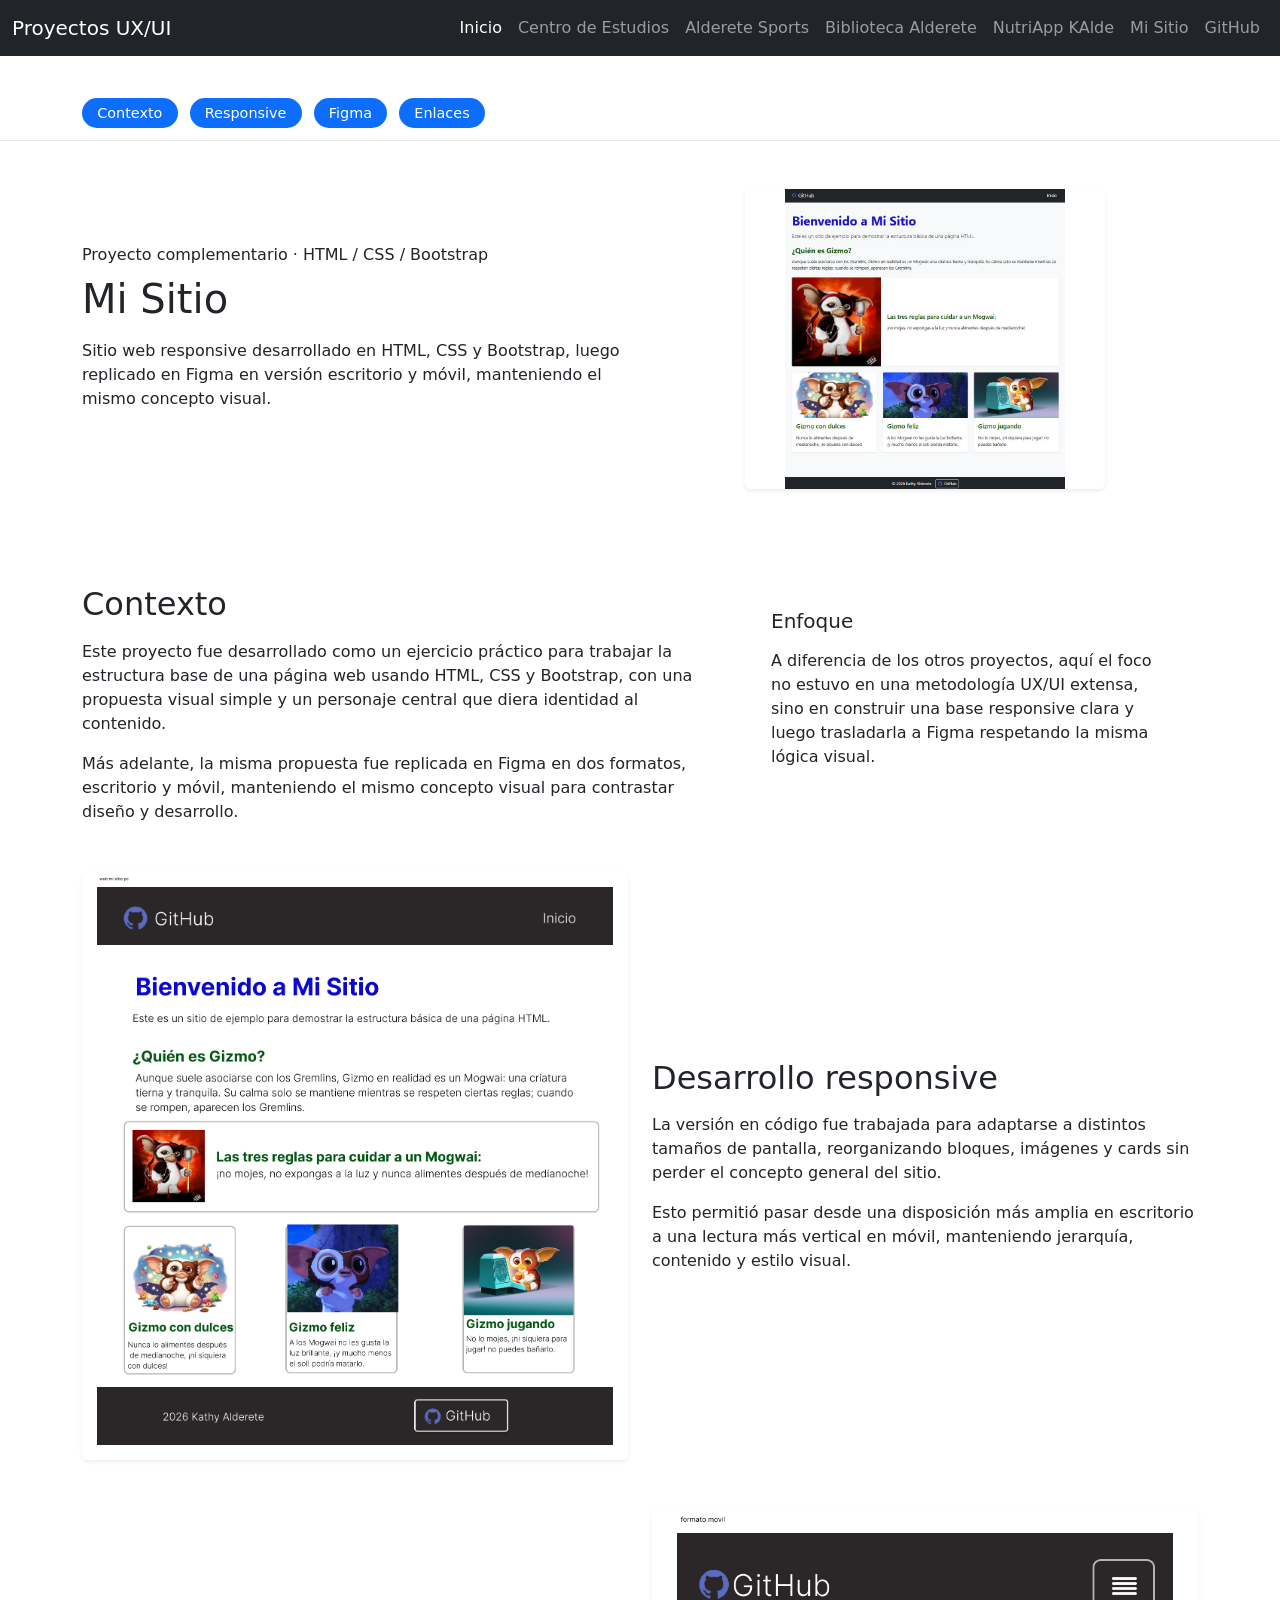
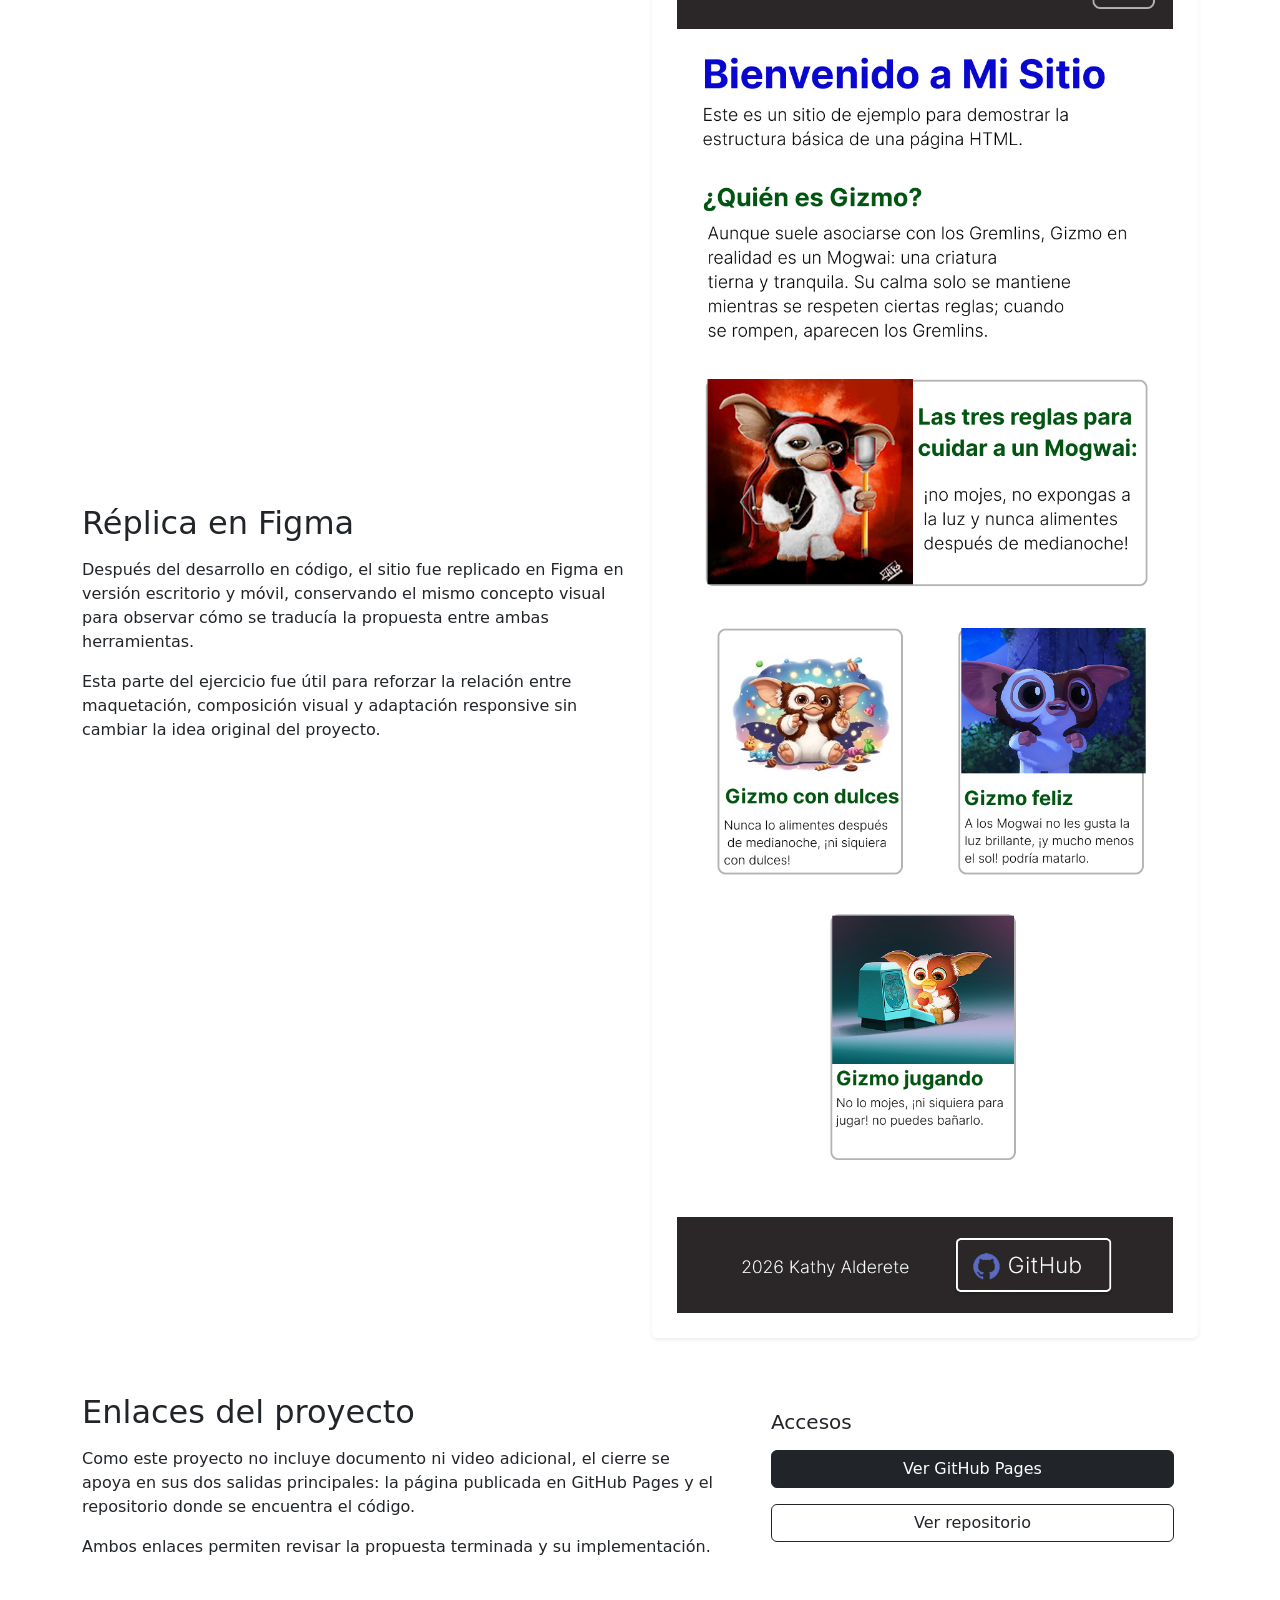
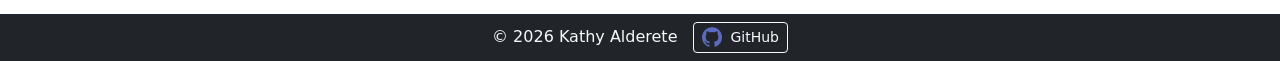
<file: pages/mi_sitio.html>
<!DOCTYPE html>
<html lang="es">

<head>
    <meta charset="UTF-8">
    <meta name="viewport" content="width=device-width, initial-scale=1.0">
    <title>Proyectos UX/UI</title>
    <link href="https://cdn.jsdelivr.net/npm/bootstrap@5.0.2/dist/css/bootstrap.min.css" rel="stylesheet"
        integrity="sha384-EVSTQN3/azprG1Anm3QDgpJLIm9Nao0Yz1ztcQTwFspd3yD65VohhpuuCOmLASjC" crossorigin="anonymous">
    <link rel="preconnect" href="https://i.ytimg.com">
    <link rel="preconnect" href="https://www.youtube.com">
    <link rel="stylesheet" href="../assets/css/style.css">
</head>

<body>
    <!-- Navbar -->
    <nav class="navbar navbar-expand-lg navbar-dark bg-dark fixed-top">
        <div class="container-fluid">
            <!-- Izquierda -->
            <a class="navbar-brand" href="#">Proyectos UX/UI</a>
            <!-- Botón hamburguesa alineado a la derecha -->
            <button class="navbar-toggler" type="button" data-bs-toggle="collapse" data-bs-target="#navbarNav"
                aria-controls="navbarNav" aria-expanded="false" aria-label="Toggle navigation">
                <span class="navbar-toggler-icon"></span>
            </button>
            <!-- Menú alineado a la derecha al expandir -->
            <div class="collapse navbar-collapse" id="navbarNav">
                <ul class="navbar-nav ms-auto mb-2 mb-lg-0">
                    <li class="nav-item">
                        <a class="nav-link active" aria-current="#bienvenido" href="../index.html">Inicio</a>
                    </li>
                    <li class="nav-item">
                        <a class="nav-link" href="./centro_de_estudios_alderete.html">Centro de Estudios</a>
                    </li>
                    <li class="nav-item">
                        <a class="nav-link" href="./alderete_sports.html">Alderete Sports</a>
                    </li>
                    <li class="nav-item">
                        <a class="nav-link" href="./biblioteca_alderete.html">Biblioteca Alderete</a>
                    </li>
                    <li class="nav-item">
                        <a class="nav-link" href="./nutriapp_kalde.html">NutriApp KAlde</a>
                    </li>
                    <li class="nav-item">
                        <a class="nav-link" href="./mi_sitio.html">Mi Sitio</a>
                    </li>
                    <li class="nav-item">
                        <!-- target="_blank" rel="noopener noreferrer" se uso para generar una página nueva con el enlace -->
                        <a class="nav-link" href="https://github.com/KathyAlde21" target="_blank"
                            rel="noopener noreferrer">GitHub</a>
                    </li>
                </ul>
            </div>
        </div>
    </nav>
    <div style="height: 56px;"></div> <!-- Espacio para navbar fija -->

    <!-- derivan a cada segmento, para facilitar al usuario la elección -->

    <section class="project-subnav">
        <div class="container">
            <nav class="project-meta" aria-label="Navegación interna del proyecto">
                <a href="#contexto" class="project-tag">Contexto</a>
                <a href="#responsive" class="project-tag">Responsive</a>
                <a href="#figma" class="project-tag">Figma</a>
                <a href="#enlaces" class="project-tag">Enlaces</a>
            </nav>
        </div>
    </section>

    <main class="project-main">
        <section class="project-hero container py-5">
            <div class="row align-items-center g-4">
                <div class="col-12 col-lg-6">
                    <p class="project-kicker mb-2">Proyecto complementario · HTML / CSS / Bootstrap</p>
                    <h1 class="project-title mb-3">Mi Sitio</h1>
                    <p class="project-lead mb-4">
                        Sitio web responsive desarrollado en HTML, CSS y Bootstrap, luego replicado en Figma
                        en versión escritorio y móvil, manteniendo el mismo concepto visual.
                    </p>
                </div>
                <div class="col-12 col-lg-6">
                    <button type="button" class="image-button p-0 border-0 bg-transparent" data-bs-toggle="modal"
                        data-bs-target="#modalMiSitioHero">
                        <img src="../assets/img/mi_sitio/vista_del_sitio.jpg"
                            class="img-fluid rounded shadow-sm project-image" alt="Vista general del proyecto Mi Sitio">
                    </button>
                </div>
            </div>
        </section>
        <section id="contexto" class="project-overview container pb-5 pt-5">
            <div class="row g-4">
                <div class="col-12 col-lg-7">
                    <h2 class="section-title mb-3">Contexto</h2>
                    <p>
                        Este proyecto fue desarrollado como un ejercicio práctico para trabajar la estructura
                        base de una página web usando HTML, CSS y Bootstrap, con una propuesta visual simple
                        y un personaje central que diera identidad al contenido.
                    </p>
                    <p class="mb-0">
                        Más adelante, la misma propuesta fue replicada en Figma en dos formatos, escritorio
                        y móvil, manteniendo el mismo concepto visual para contrastar diseño y desarrollo.
                    </p>
                </div>
                <div class="col-12 col-lg-5">
                    <div class="project-card p-4 h-100">
                        <h3 class="h5 mb-3">Enfoque</h3>
                        <p class="mb-0">
                            A diferencia de los otros proyectos, aquí el foco no estuvo en una metodología UX/UI
                            extensa, sino en construir una base responsive clara y luego trasladarla a Figma
                            respetando la misma lógica visual.
                        </p>
                    </div>
                </div>
            </div>
        </section>
        <section id="responsive" class="project-moodboard container pb-5">
            <div class="row align-items-center g-4">
                <div class="col-12 col-lg-6">
                    <button type="button" class="image-button p-0 border-0 bg-transparent" data-bs-toggle="modal"
                        data-bs-target="#modalMiSitioResponsive">
                        <img src="../assets/img/mi_sitio/web_mi_sitio_pc.jpg"
                            class="img-fluid rounded shadow-sm project-image" alt="Versión de escritorio de Mi Sitio">
                    </button>
                </div>
                <div class="col-12 col-lg-6">
                    <h2 class="section-title mb-3">Desarrollo responsive</h2>
                    <p>
                        La versión en código fue trabajada para adaptarse a distintos tamaños de pantalla,
                        reorganizando bloques, imágenes y cards sin perder el concepto general del sitio.
                    </p>
                    <p class="mb-0">
                        Esto permitió pasar desde una disposición más amplia en escritorio a una lectura más
                        vertical en móvil, manteniendo jerarquía, contenido y estilo visual.
                    </p>
                </div>
            </div>
        </section>
        <section id="figma" class="project-figma container pb-5">
            <div class="row align-items-center g-4">
                <div class="col-12 col-lg-6 order-2 order-lg-1">
                    <h2 class="section-title mb-3">Réplica en Figma</h2>
                    <p>
                        Después del desarrollo en código, el sitio fue replicado en Figma en versión
                        escritorio y móvil, conservando el mismo concepto visual para observar cómo se
                        traducía la propuesta entre ambas herramientas.
                    </p>
                    <p class="mb-0">
                        Esta parte del ejercicio fue útil para reforzar la relación entre maquetación,
                        composición visual y adaptación responsive sin cambiar la idea original del proyecto.
                    </p>
                </div>
                <div class="col-12 col-lg-6 order-1 order-lg-2">
                    <button type="button" class="image-button p-0 border-0 bg-transparent" data-bs-toggle="modal"
                        data-bs-target="#modalMiSitioFigma">
                        <img src="../assets/img/mi_sitio/formato_movil.jpg"
                            class="img-fluid rounded shadow-sm project-image"
                            alt="Versión móvil en Figma del proyecto Mi Sitio">
                    </button>
                </div>
            </div>
        </section>
        <section id="enlaces" class="project-closing container pb-5">
            <div class="row align-items-center g-4">
                <div class="col-12 col-lg-7">
                    <h2 class="section-title mb-3">Enlaces del proyecto</h2>
                    <p>
                        Como este proyecto no incluye documento ni video adicional, el cierre se apoya en
                        sus dos salidas principales: la página publicada en GitHub Pages y el repositorio
                        donde se encuentra el código.
                    </p>
                    <p class="mb-0">
                        Ambos enlaces permiten revisar la propuesta terminada y su implementación.
                    </p>
                </div>
                <div class="col-12 col-lg-5">
                    <div class="project-card p-4 h-100 d-flex flex-column justify-content-center">
                        <h3 class="h5 mb-3">Accesos</h3>
                        <div class="d-flex flex-column gap-3">
                            <a class="btn btn-dark" href="https://kathyalde21.github.io/mi_sitio_uxui/" target="_blank"
                                rel="noopener noreferrer">
                                Ver GitHub Pages
                            </a>
                            <a class="btn btn-outline-dark" href="https://github.com/KathyAlde21/mi_sitio_uxui"
                                target="_blank" rel="noopener noreferrer">
                                Ver repositorio
                            </a>
                        </div>
                    </div>
                </div>
            </div>
            <!-- modales imagenes -->
            <div class="modal fade" id="modalMiSitioHero" tabindex="-1" aria-labelledby="modalMiSitioHeroLabel"
                aria-hidden="true">
                <div class="modal-dialog modal-dialog-centered modal-xl">
                    <div class="modal-content bg-dark border-0">
                        <div class="modal-header border-0">
                            <h2 class="modal-title fs-5 text-white" id="modalMiSitioHeroLabel">
                                Mi Sitio · Vista general
                            </h2>
                            <button type="button" class="btn-close btn-close-white" data-bs-dismiss="modal"
                                aria-label="Cerrar"></button>
                        </div>
                        <div class="modal-body text-center">
                            <img src="../assets/img/mi_sitio/vista_del_sitio.jpg" class="img-fluid rounded"
                                alt="Vista general del proyecto Mi Sitio">
                        </div>
                    </div>
                </div>
            </div>
            <div class="modal fade" id="modalMiSitioResponsive" tabindex="-1"
                aria-labelledby="modalMiSitioResponsiveLabel" aria-hidden="true">
                <div class="modal-dialog modal-dialog-centered modal-xl">
                    <div class="modal-content bg-dark border-0">
                        <div class="modal-header border-0">
                            <h2 class="modal-title fs-5 text-white" id="modalMiSitioResponsiveLabel">
                                Mi Sitio · Versión escritorio
                            </h2>
                            <button type="button" class="btn-close btn-close-white" data-bs-dismiss="modal"
                                aria-label="Cerrar"></button>
                        </div>
                        <div class="modal-body text-center">
                            <img src="../assets/img/mi_sitio/web_mi_sitio_pc.jpg" class="img-fluid rounded"
                                alt="Versión de escritorio de Mi Sitio">
                        </div>
                    </div>
                </div>
            </div>
            <div class="modal fade" id="modalMiSitioFigma" tabindex="-1" aria-labelledby="modalMiSitioFigmaLabel"
                aria-hidden="true">
                <div class="modal-dialog modal-dialog-centered modal-xl">
                    <div class="modal-content bg-dark border-0">
                        <div class="modal-header border-0">
                            <h2 class="modal-title fs-5 text-white" id="modalMiSitioFigmaLabel">
                                Mi Sitio · Versión móvil en Figma
                            </h2>
                            <button type="button" class="btn-close btn-close-white" data-bs-dismiss="modal"
                                aria-label="Cerrar"></button>
                        </div>
                        <div class="modal-body text-center">
                            <img src="../assets/img/mi_sitio/formato_movil.jpg" class="img-fluid rounded"
                                alt="Versión móvil en Figma del proyecto Mi Sitio">
                        </div>
                    </div>
                </div>
            </div>
        </section>
    </main>
    <!-- Footer -->
    <footer class="bg-dark text-light mt-auto">
        <div class="container py-2">
            <div class="d-flex justify-content-center align-items-center gap-3 flex-wrap">
                <p class="mb-0">&copy; 2026 Kathy Alderete</p>
                <a class="btn btn-outline-light btn-sm d-flex align-items-center gap-2"
                    href="https://github.com/KathyAlde21" target="_blank" rel="noopener">
                    <img src="../assets/img/github.png" alt="GitHub Logo" width="20" height="20" class="icon-github"
                        loading="lazy">
                    <span>GitHub</span>
                </a>
            </div>
        </div>
    </footer>

    <!-- Bootstrap JS y dependencias -->
    <script src="https://cdn.jsdelivr.net/npm/@popperjs/core@2.9.2/dist/umd/popper.min.js"
        integrity="sha384-IQsoLXl5PILFhosVNubq5LC7Qb9DXgDA9i+tQ8Zj3iwWAwPtgFTxbJ8NT4GN1R8p"
        crossorigin="anonymous"></script>
    <script src="https://cdn.jsdelivr.net/npm/bootstrap@5.0.2/dist/js/bootstrap.min.js"
        integrity="sha384-cVKIPhGWiC2Al4u+LWgxfKTRIcfu0JTxR+EQDz/bgldoEyl4H0zUF0QKbrJ0EcQF"
        crossorigin="anonymous"></script>
    <!-- Script principal -->
    <script defer src="../assets/js/script.js"></script>
</body>

</html>
</file>
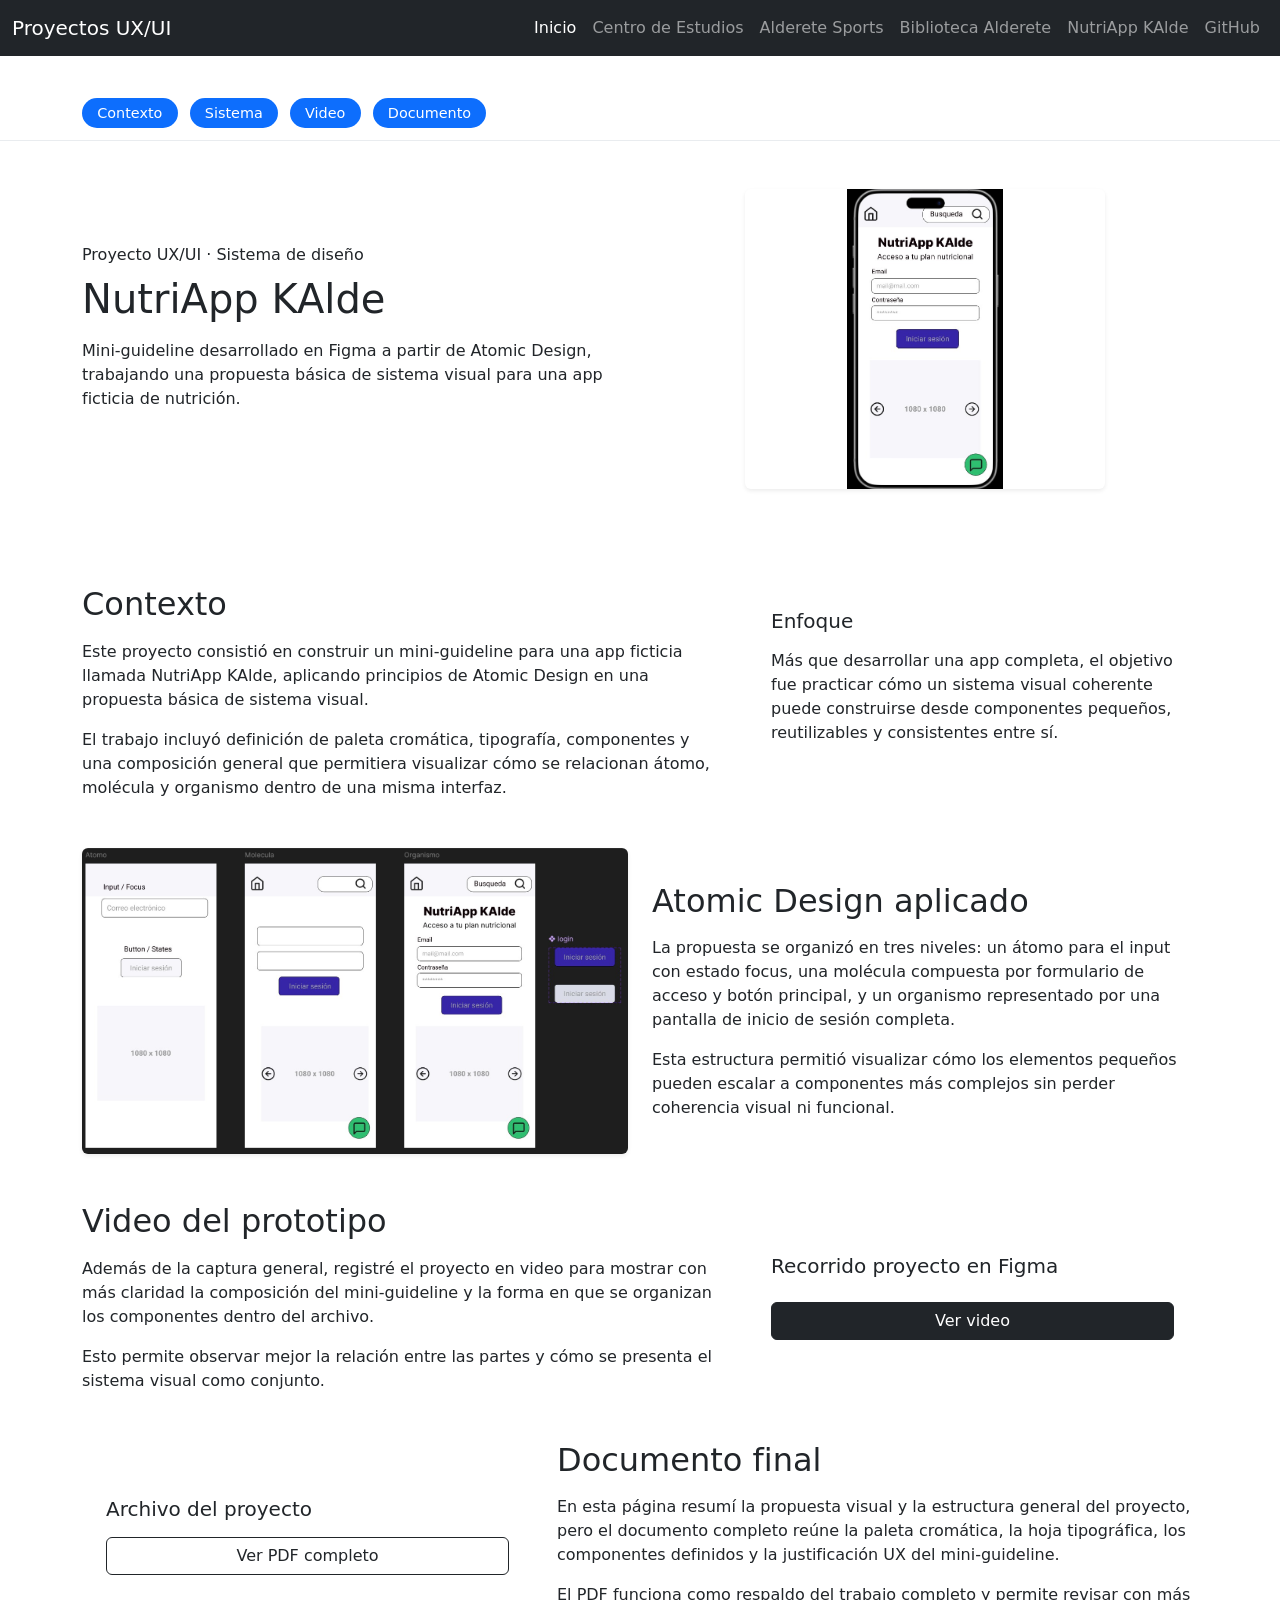
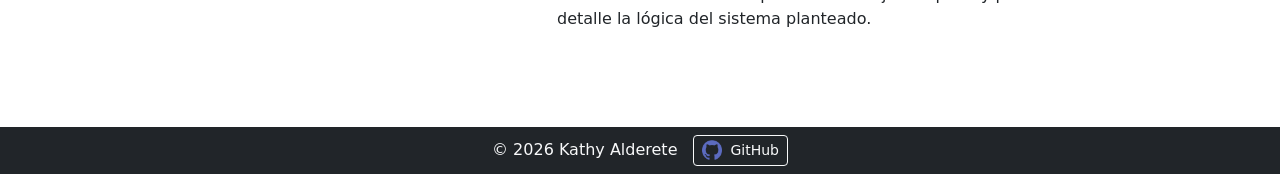
<file: pages/nutriapp_kalde.html>
<!DOCTYPE html>
<html lang="es">

<head>
    <meta charset="UTF-8">
    <meta name="viewport" content="width=device-width, initial-scale=1.0">
    <title>Proyectos UX/UI</title>
    <link href="https://cdn.jsdelivr.net/npm/bootstrap@5.0.2/dist/css/bootstrap.min.css" rel="stylesheet"
        integrity="sha384-EVSTQN3/azprG1Anm3QDgpJLIm9Nao0Yz1ztcQTwFspd3yD65VohhpuuCOmLASjC" crossorigin="anonymous">
    <link rel="preconnect" href="https://i.ytimg.com">
    <link rel="preconnect" href="https://www.youtube.com">
    <link rel="stylesheet" href="../assets/css/style.css">
</head>

<body>
    <!-- Navbar -->
    <nav class="navbar navbar-expand-lg navbar-dark bg-dark fixed-top">
        <div class="container-fluid">
            <!-- Izquierda -->
            <a class="navbar-brand" href="#">Proyectos UX/UI</a>
            <!-- Botón hamburguesa alineado a la derecha -->
            <button class="navbar-toggler" type="button" data-bs-toggle="collapse" data-bs-target="#navbarNav"
                aria-controls="navbarNav" aria-expanded="false" aria-label="Toggle navigation">
                <span class="navbar-toggler-icon"></span>
            </button>
            <!-- Menú alineado a la derecha al expandir -->
            <div class="collapse navbar-collapse" id="navbarNav">
                <ul class="navbar-nav ms-auto mb-2 mb-lg-0">
                    <li class="nav-item">
                        <a class="nav-link active" aria-current="#bienvenido" href="../index.html">Inicio</a>
                    </li>
                    <li class="nav-item">
                        <a class="nav-link" href="./centro_de_estudios_alderete.html">Centro de Estudios</a>
                    </li>
                    <li class="nav-item">
                        <a class="nav-link" href="./alderete_sports.html">Alderete Sports</a>
                    </li>
                    <li class="nav-item">
                        <a class="nav-link" href="./biblioteca_alderete.html">Biblioteca Alderete</a>
                    </li>
                    <li class="nav-item">
                        <a class="nav-link" href="./nutriapp_kalde.html">NutriApp KAlde</a>
                    </li>
                    <li class="nav-item">
                        <!-- target="_blank" rel="noopener noreferrer" se uso para generar una página nueva con el enlace -->
                        <a class="nav-link" href="https://github.com/KathyAlde21" target="_blank"
                            rel="noopener noreferrer">GitHub</a>
                    </li>
                </ul>
            </div>
        </div>
    </nav>
    <div style="height: 56px;"></div> <!-- Espacio para navbar fija -->

    <!-- derivan a cada segmento, para facilitar al usuario la elección -->

    <section class="project-subnav">
        <div class="container">
            <nav class="project-meta" aria-label="Navegación interna del proyecto">
                <a href="#contexto" class="project-tag">Contexto</a>
                <a href="#sistema" class="project-tag">Sistema</a>
                <a href="#video" class="project-tag">Video</a>
                <a href="#documento" class="project-tag">Documento</a>
            </nav>
        </div>
    </section>

    <main class="project-main">
        <!-- presentacion proyecto -->
        <section class="project-hero container py-5">
            <div class="row align-items-center g-4">
                <div class="col-12 col-lg-6">
                    <p class="project-kicker mb-2">Proyecto UX/UI · Sistema de diseño</p>
                    <h1 class="project-title mb-3">NutriApp KAlde</h1>
                    <p class="project-lead mb-4">
                        Mini-guideline desarrollado en Figma a partir de Atomic Design,
                        trabajando una propuesta básica de sistema visual para una app
                        ficticia de nutrición.
                    </p>
                </div>
                <div class="col-12 col-lg-6">
                    <button type="button" class="image-button p-0 border-0 bg-transparent" data-bs-toggle="modal"
                        data-bs-target="#modalNutriAppKAldeHero">
                        <img src="../assets/img/nutriapp_kalde/nutriapp_kalde.jpg"
                            class="img-fluid rounded shadow-sm project-image"
                            alt="Vista pantalla acceso de NutriApp KAlde">
                    </button>
                </div>
            </div>
        </section>
        <!-- primer bloque => contexto del proyecto -->
        <section id="contexto" class="project-overview container pb-5 pt-5">
            <div class="row g-4">
                <div class="col-12 col-lg-7">
                    <h2 class="section-title mb-3">Contexto</h2>
                    <p>
                        Este proyecto consistió en construir un mini-guideline para una app ficticia
                        llamada NutriApp KAlde, aplicando principios de Atomic Design en una propuesta
                        básica de sistema visual.
                    </p>
                    <p class="mb-0">
                        El trabajo incluyó definición de paleta cromática, tipografía, componentes
                        y una composición general que permitiera visualizar cómo se relacionan átomo,
                        molécula y organismo dentro de una misma interfaz.
                    </p>
                </div>

                <!-- segundo bloque => enfoque del proyecto -->
                <div class="col-12 col-lg-5">
                    <div class="project-card p-4 h-100">
                        <h3 class="h5 mb-3">Enfoque</h3>
                        <p class="mb-0">
                            Más que desarrollar una app completa, el objetivo fue practicar cómo un sistema
                            visual coherente puede construirse desde componentes pequeños, reutilizables y
                            consistentes entre sí.
                        </p>
                    </div>
                </div>
            </div>
        </section>

        <!-- segundo bloque => atomic design -->
        <section id="sistema" class="project-moodboard container pb-5">
            <div class="row align-items-center g-4">
                <div class="col-12 col-lg-6">
                    <button type="button" class="image-button p-0 border-0 bg-transparent" data-bs-toggle="modal"
                        data-bs-target="#modalAtomicDesignSistema">
                        <img src="../assets/img/nutriapp_kalde/prototipo_atomic_design.jpg"
                            class="img-fluid rounded shadow-sm project-image"
                            alt="Mini-guideline de NutriApp KAlde con ejemplos de átomo, molécula y organismo">
                    </button>
                </div>

                <div class="col-12 col-lg-6">
                    <h2 class="section-title mb-3">Atomic Design aplicado</h2>
                    <p>
                        La propuesta se organizó en tres niveles: un átomo para el input con estado focus,
                        una molécula compuesta por formulario de acceso y botón principal, y un organismo
                        representado por una pantalla de inicio de sesión completa.
                    </p>
                    <p class="mb-0">
                        Esta estructura permitió visualizar cómo los elementos pequeños pueden escalar
                        a componentes más complejos sin perder coherencia visual ni funcional.
                    </p>
                </div>
            </div>
        </section>

        <!-- tercer bloque => video del prototipo -->
        <section id="video" class="project-video container pb-5">
            <div class="row align-items-center g-4">
                <div class="col-12 col-lg-7">
                    <h2 class="section-title mb-3">Video del prototipo</h2>
                    <p>
                        Además de la captura general, registré el proyecto en video para mostrar con más
                        claridad la composición del mini-guideline y la forma en que se organizan los
                        componentes dentro del archivo.
                    </p>
                    <p class="mb-0">
                        Esto permite observar mejor la relación entre las partes y cómo se presenta el
                        sistema visual como conjunto.
                    </p>
                </div>
                <div class="col-12 col-lg-5">
                    <div class="project-card p-4 h-100 d-flex flex-column justify-content-center">
                        <h3 class="h5 mb-3">Recorrido proyecto en Figma</h3>
                        <a class="btn btn-dark" href="../assets/video/nutriapp_kalde/prototipo_atomic_design.mp4"
                            target="_blank" rel="noopener noreferrer">
                            Ver video
                        </a>
                    </div>
                </div>
            </div>
        </section>

        <!-- cuarto bloque => documento final -->
        <section id="documento" class="project-closing container pb-5">
            <div class="row align-items-center g-4">
                <div class="col-12 col-lg-5">
                    <div class="project-card p-4 h-100 d-flex flex-column justify-content-center">
                        <h3 class="h5 mb-3">Archivo del proyecto</h3>
                        <a class="btn btn-outline-dark" href="../assets/docs/nutriapp_kalde/atomic_design.pdf"
                            target="_blank" rel="noopener noreferrer">
                            Ver PDF completo
                        </a>
                    </div>
                </div>
                <div class="col-12 col-lg-7">
                    <h2 class="section-title mb-3">Documento final</h2>
                    <p>
                        En esta página resumí la propuesta visual y la estructura general del proyecto,
                        pero el documento completo reúne la paleta cromática, la hoja tipográfica,
                        los componentes definidos y la justificación UX del mini-guideline.
                    </p>
                    <p class="mb-0">
                        El PDF funciona como respaldo del trabajo completo y permite revisar con más detalle
                        la lógica del sistema planteado.
                    </p>
                </div>
            </div>
        </section>

        <!-- INICIO MODALES IMAGENES => para ampliar las imágenes sin salir de la web -->
        <section>
            <!-- modal imagen del hero -->
            <div class="modal fade" id="modalNutriAppKAldeHero" tabindex="-1"
                aria-labelledby="modalNutriAppKAldeHeroLabel" aria-hidden="true">
                <div class="modal-dialog modal-dialog-centered modal-xl">
                    <div class="modal-content bg-dark border-0">
                        <div class="modal-header border-0">
                            <h2 class="modal-title fs-5 text-white" id="modalNutriAppKAldeHeroLabel">
                                NutriApp KAlde · Pantalla de acceso
                            </h2>
                            <button type="button" class="btn-close btn-close-white" data-bs-dismiss="modal"
                                aria-label="Cerrar"></button>
                        </div>

                        <div class="modal-body text-center">
                            <img src="../assets/img/nutriapp_kalde/nutriapp_kalde.jpg" class="img-fluid rounded"
                                alt="Vista pantalla acceso de NutriApp KAlde">
                        </div>
                    </div>
                </div>
            </div>
            <!-- modal atomic design - atomo molecula organismo -->
            <div class="modal fade" id="modalAtomicDesignSistema" tabindex="-1"
                aria-labelledby="modalAtomicDesignSistemaLabel" aria-hidden="true">
                <div class="modal-dialog modal-dialog-centered modal-xl">
                    <div class="modal-content bg-dark border-0">
                        <div class="modal-header border-0">
                            <h2 class="modal-title fs-5 text-white" id="modalAtomicDesignSistemaLabel">
                                NutriApp KAlde · Atomic Design aplicado
                            </h2>
                            <button type="button" class="btn-close btn-close-white" data-bs-dismiss="modal"
                                aria-label="Cerrar"></button>
                        </div>

                        <div class="modal-body text-center">
                            <img src="../assets/img/nutriapp_kalde/prototipo_atomic_design.jpg"
                                class="img-fluid rounded"
                                alt="Mini-guideline de NutriApp KAlde con ejemplos de átomo, molécula y organismo">
                        </div>
                    </div>
                </div>
            </div>
        </section>
        <!-- FIN TODOS LOS MODALES DE LAS IMAGENES -->
    </main>
    <br><br>

    <!-- Footer -->
    <footer class="bg-dark text-light mt-auto">
        <div class="container py-2">
            <div class="d-flex justify-content-center align-items-center gap-3 flex-wrap">
                <p class="mb-0">&copy; 2026 Kathy Alderete</p>
                <a class="btn btn-outline-light btn-sm d-flex align-items-center gap-2"
                    href="https://github.com/KathyAlde21" target="_blank" rel="noopener">
                    <img src="../assets/img/github.png" alt="GitHub Logo" width="20" height="20" class="icon-github"
                        loading="lazy">
                    <span>GitHub</span>
                </a>
            </div>
        </div>
    </footer>

    <!-- Bootstrap JS y dependencias -->
    <script src="https://cdn.jsdelivr.net/npm/@popperjs/core@2.9.2/dist/umd/popper.min.js"
        integrity="sha384-IQsoLXl5PILFhosVNubq5LC7Qb9DXgDA9i+tQ8Zj3iwWAwPtgFTxbJ8NT4GN1R8p"
        crossorigin="anonymous"></script>
    <script src="https://cdn.jsdelivr.net/npm/bootstrap@5.0.2/dist/js/bootstrap.min.js"
        integrity="sha384-cVKIPhGWiC2Al4u+LWgxfKTRIcfu0JTxR+EQDz/bgldoEyl4H0zUF0QKbrJ0EcQF"
        crossorigin="anonymous"></script>
    <!-- Script principal -->
    <script defer src="../assets/js/script.js"></script>
</body>

</html>
</file>
<file: assets/css/style.css>
/* ================================================================= */
/* ESTILOS GENERALES */
/* ================================================================= */
footer {
    margin-top: 2rem;
}

/* ================================================================= */
/* ESTILOS INDEX */
/* ================================================================= */
.home-page {
    background-color: #fff;
}

.home-kicker {
    font-size: .95rem;
    text-transform: uppercase;
    letter-spacing: .05em;
    color: #6c757d;
}

.home-title {
    font-size: clamp(2rem, 4vw, 3.2rem);
    line-height: 1.1;
    margin: 0;
}

.home-lead {
    font-size: 1.05rem;
    color: #495057;
    max-width: 60ch;
}

.home-section-title {
    font-size: 1.75rem;
    line-height: 1.2;
    margin: 0;
}

.home-box {
    height: 100%;
    padding: 1.5rem;
    border: 1px solid #e9ecef;
    border-radius: 1rem;
    background-color: #fff;
    box-shadow: 0 .25rem .75rem rgba(0, 0, 0, .04);
}

.home-card {
    height: 100%;
    padding: 1rem;
    border: 1px solid #e9ecef;
    border-radius: 1rem;
    background-color: #fff;
    box-shadow: 0 .25rem .75rem rgba(0, 0, 0, .04);
    display: flex;
    flex-direction: column;
}

.home-card-image {
    width: 100%;
    height: 240px;
    object-fit: cover;
    display: block;
    border-radius: .75rem;
    margin-bottom: 1rem;
    background-color: #f8f9fa;
}

.home-tags {
    display: flex;
    flex-wrap: wrap;
    gap: .6rem;
}

.home-tag {
    display: inline-block;
    padding: .45rem .85rem;
    border-radius: 999px;
    background-color: #f5f5f5;
    color: #333;
    border: 1px solid #e2e2e2;
    font-size: .9rem;
    line-height: 1;
}

.home-card .btn {
    margin-top: auto;
}

.home-repo .btn {
    margin-top: .5rem;
}

/* ================================================================= */
/* ESTILOS WEB CENTRO DE ESTUDIOS ALDERETE */
/* ================================================================= */
/* -- estilo tags -- */
.project-tag {
    margin-top: 30px;
    display: inline-block;
    padding: .5rem .95rem;
    border-radius: 999px;
    background-color: #0d6efd;
    color: #fff;
    text-decoration: none;
    font-size: .9rem;
    line-height: 1;
    transition: background-color .2s ease, transform .2s ease;
}

.project-tag:visited {
    color: #fff;
}

.project-tag:hover,.project-tag:focus,.project-tag:active {
    background-color: #0d6efd;
    color: #fff;
    text-decoration: none;
    transform: translateY(-1px);
}

.project-tag:focus-visible {
    outline: 3px solid rgba(13, 110, 253, 0.35);
    outline-offset: 3px;
}

/* -- para imagenes de la pagina centro de estudios -- */
.image-button {
    cursor: zoom-in;
    width: 100%;
}

.project-image {
    transition: transform .25s ease, box-shadow .25s ease;
}

.image-button:hover .project-image {
    transform: scale(1.01);
}

.image-button:focus-visible {
    outline: 3px solid #0d6efd;
    outline-offset: 6px;
    border-radius: 12px;
}

.project-meta {
    display: flex;
    flex-wrap: wrap;
    gap: .75rem;
}

.project-tag {
    display: inline-block;
    padding: .5rem .95rem;
    border-radius: 999px;
    background-color: #0d6efd;
    color: #fff;
    text-decoration: none;
    font-size: .9rem;
    line-height: 1;
    transition: background-color .2s ease, transform .2s ease;
}

.project-tag:hover {
    background-color: #0b5ed7;
    transform: translateY(-1px);
}

.project-tag:focus-visible {
    outline: 3px solid rgba(13, 110, 253, 0.35);
    outline-offset: 3px;
}

/* ================================================================= */
/* ESTILOS WEB ALDERETE SPORTS */
/* ================================================================= */
.project-subnav {
    position: sticky;
    top: 56px;
    z-index: 1020;
    background-color: #fff;
    border-bottom: 1px solid #e9ecef;
    padding: .75rem 0;
    width: 100%;
}
/* -- reutilizo estilos de tags del proyecto centro de estudios -- */
/* .project-meta {
    display: flex;
    flex-wrap: wrap;
    gap: .75rem;
} */

section[id] {
    scroll-margin-top: 140px;
}

/* ================================================================= */
/* ESTILOS WEB PROTOTIPO INTERACTIVO */
/* ================================================================= */
.img-pantallas {
    width: 100%;
    height: 400px;
    object-fit: contain;
    display: block;
}

.double-image-row {
    display: grid;
    grid-template-columns: repeat(2, 1fr);
    gap: 1rem;
    align-items: start;}

.half-preview {
    width: 100%;
}

.img-grillas-columnas {
    width: 100%;
    height: 240px;
    object-fit: contain;
    display: block;
    background-color: #f8f9fa;
    border-radius: .75rem;
}

.small-preview {
    border: 1px solid #dee2e6;
    border-radius: .5rem;
    background-color: #f8f9fa;
    padding: .25rem;
}

.gallery-card {
    background: #fff;
    border: 1px solid #e9ecef;
    border-radius: 1rem;
    padding: 1rem;
    height: 100%;
}

.gallery-card p {
    margin-bottom: 0;
}

#pantallas {
    scroll-margin-top: 160px;
}

/* ================================================================= */
/* ESTILOS WEB BIBLIOTECA ALDERETE */
/* ================================================================= */
.video-preview img {
    width: 100%;
    display: block;
    object-fit: cover;
}

.project-video .btn {
    margin-top: .5rem;
}
/* ================================================================= */
/* ESTILOS WEB NUTRIAPP KALDE */
/* ================================================================= */
.project-hero .image-button {
    display: block;
    max-width: 360px;
    margin-inline: auto;
}

.project-hero .project-image {
    width: 100%;
    max-height: 300px;
    object-fit: contain;
    display: block;
}
/* ================================================================= */
/* ESTILOS MI SITIO */
/* ================================================================= */
.home-card-compact {
    max-width: 760px;
    margin-inline: auto;
    padding: 1rem;
}

.home-card-image-compact {
    width: 100%;
    height: 180px;
    object-fit: cover;
    display: block;
    border-radius: .75rem;
    margin-bottom: 1rem;
    background-color: #f8f9fa;
}

.home-extra-project .home-card h3 {
    font-size: 1.35rem;
}

.home-extra-project .home-card p {
    max-width: 60ch;
}
</file>
